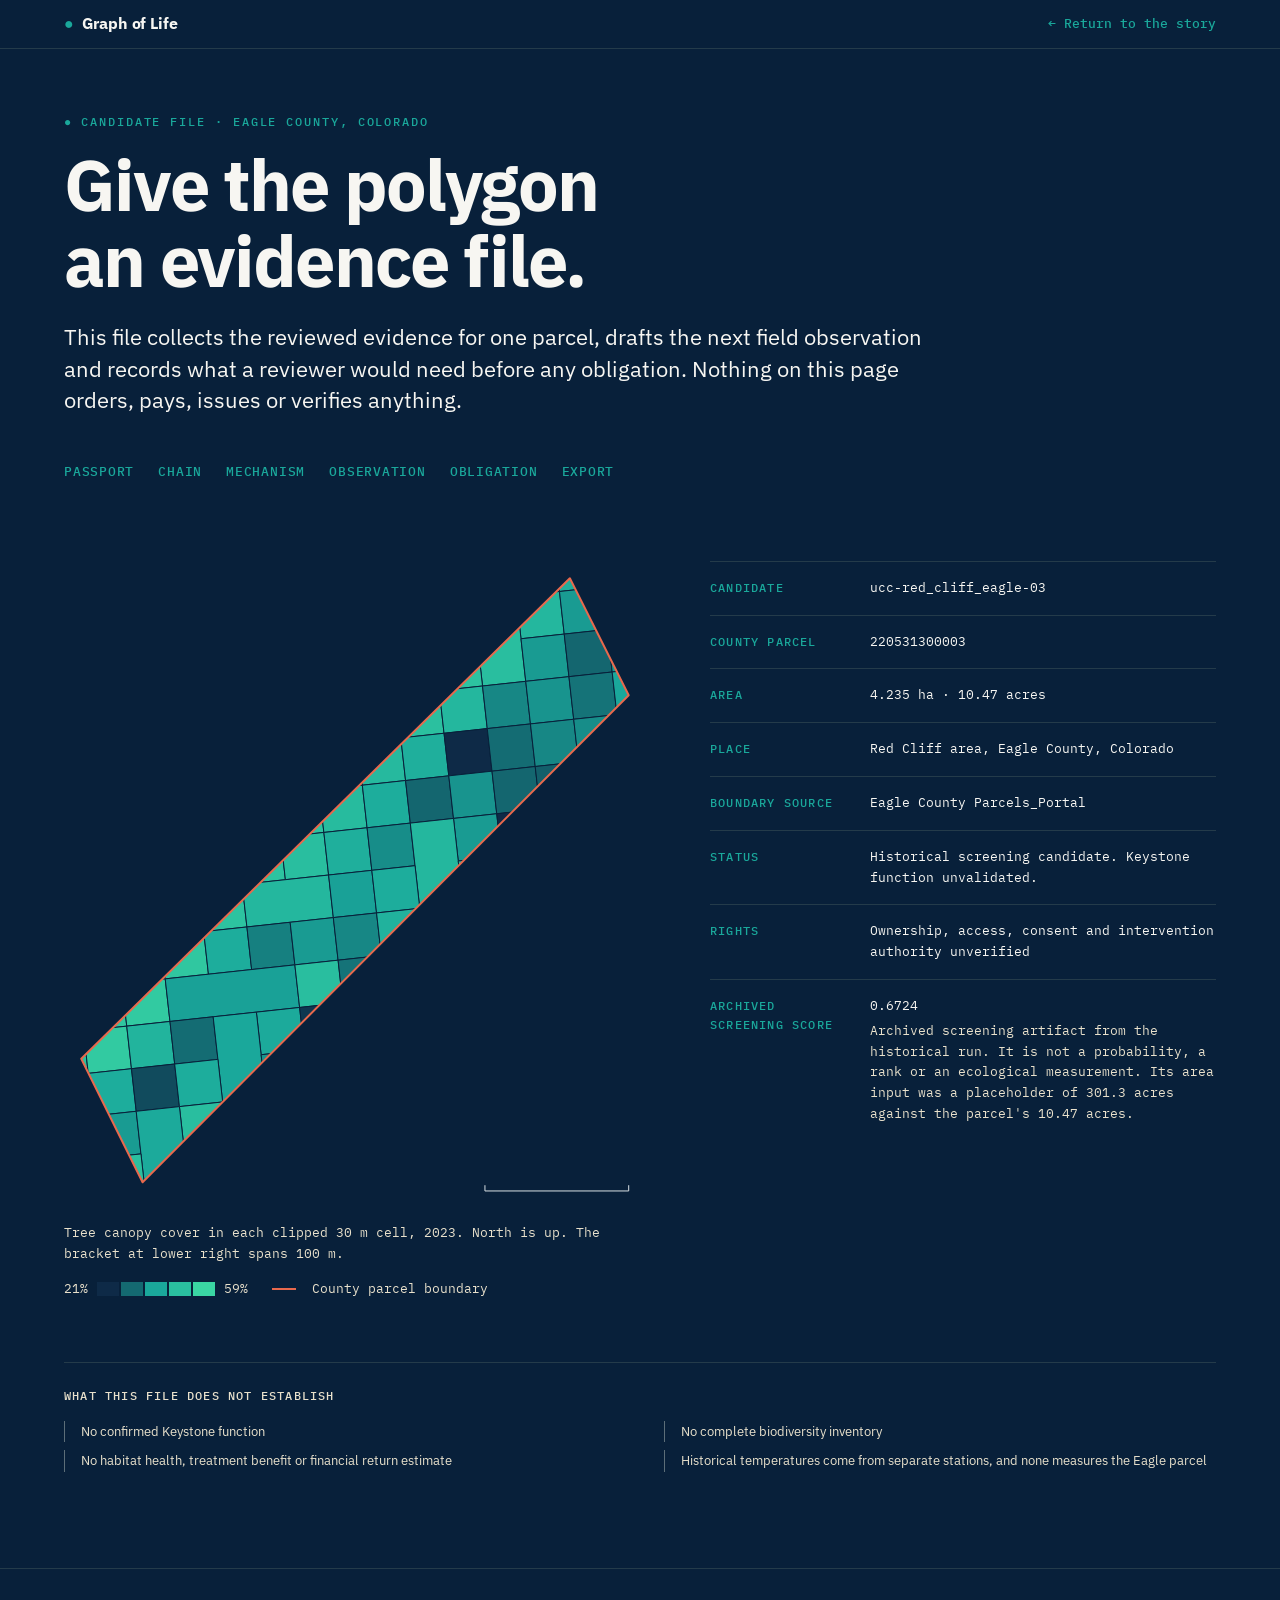
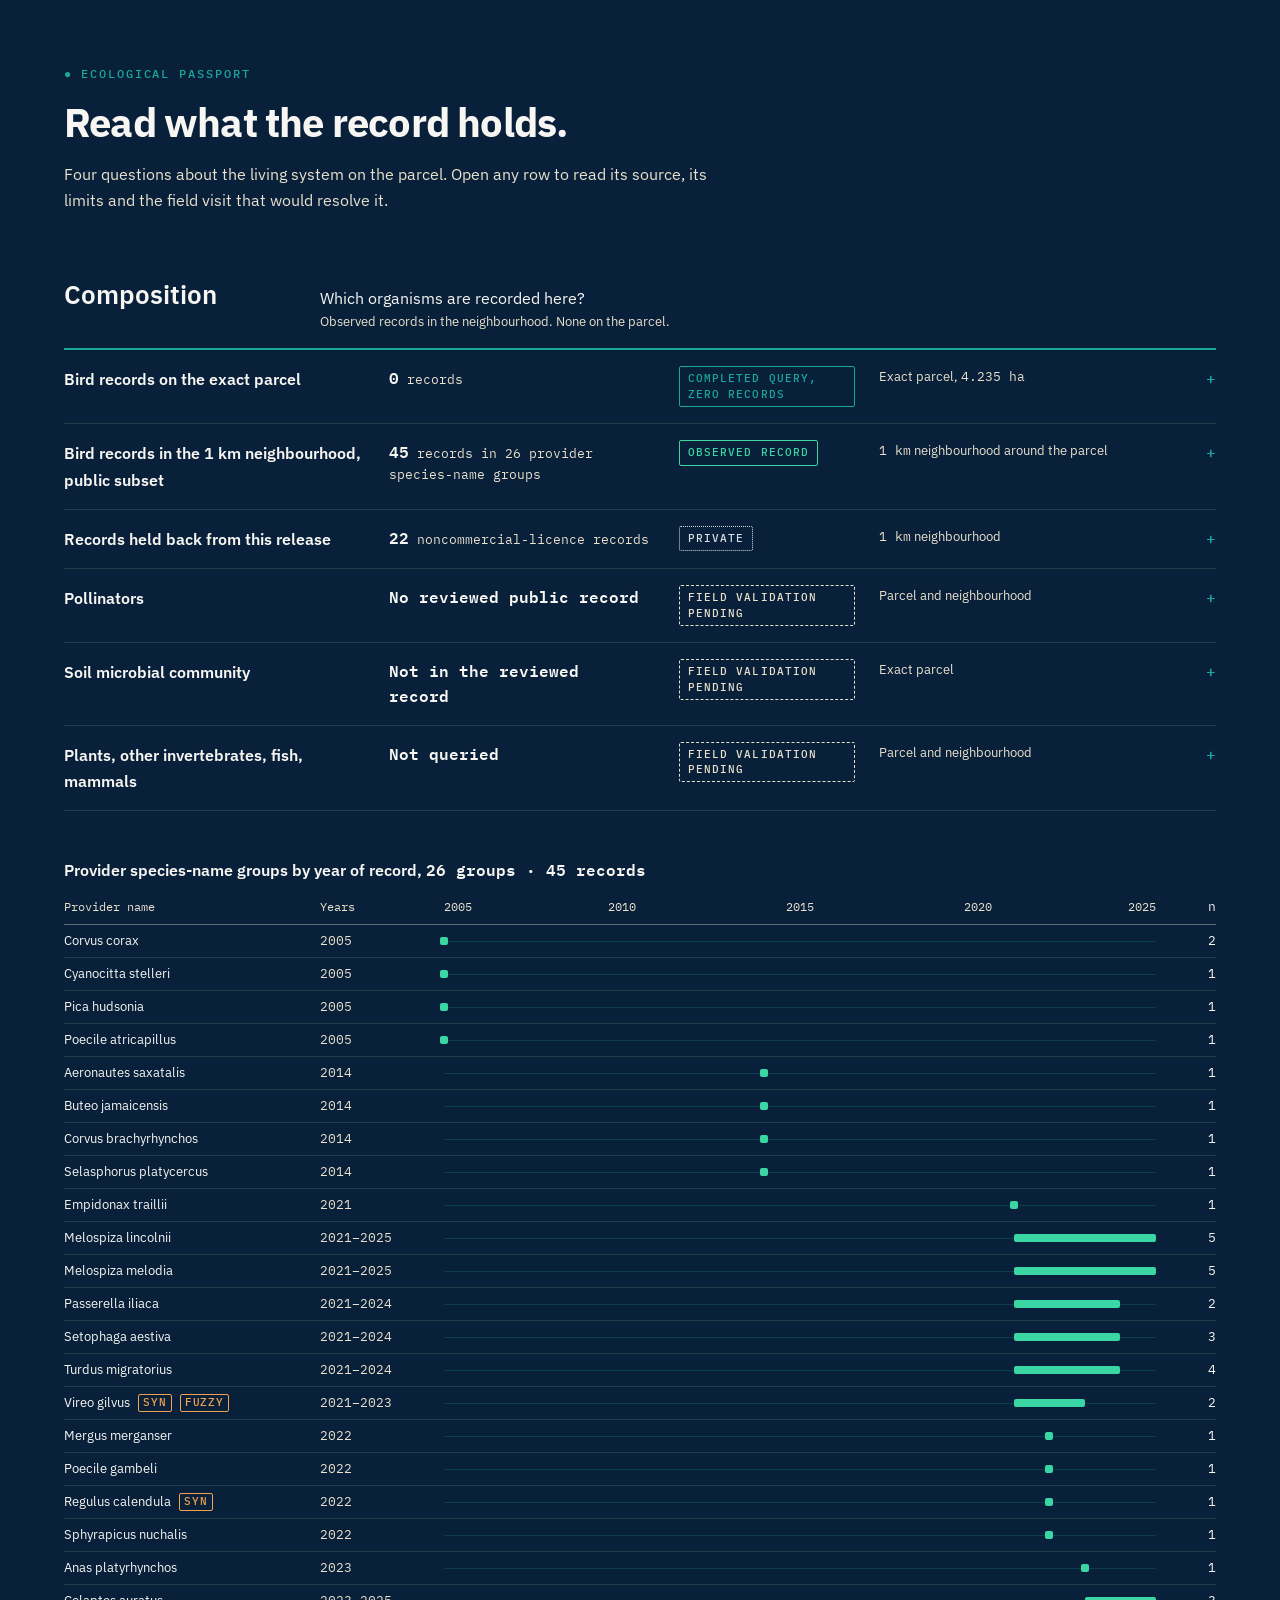
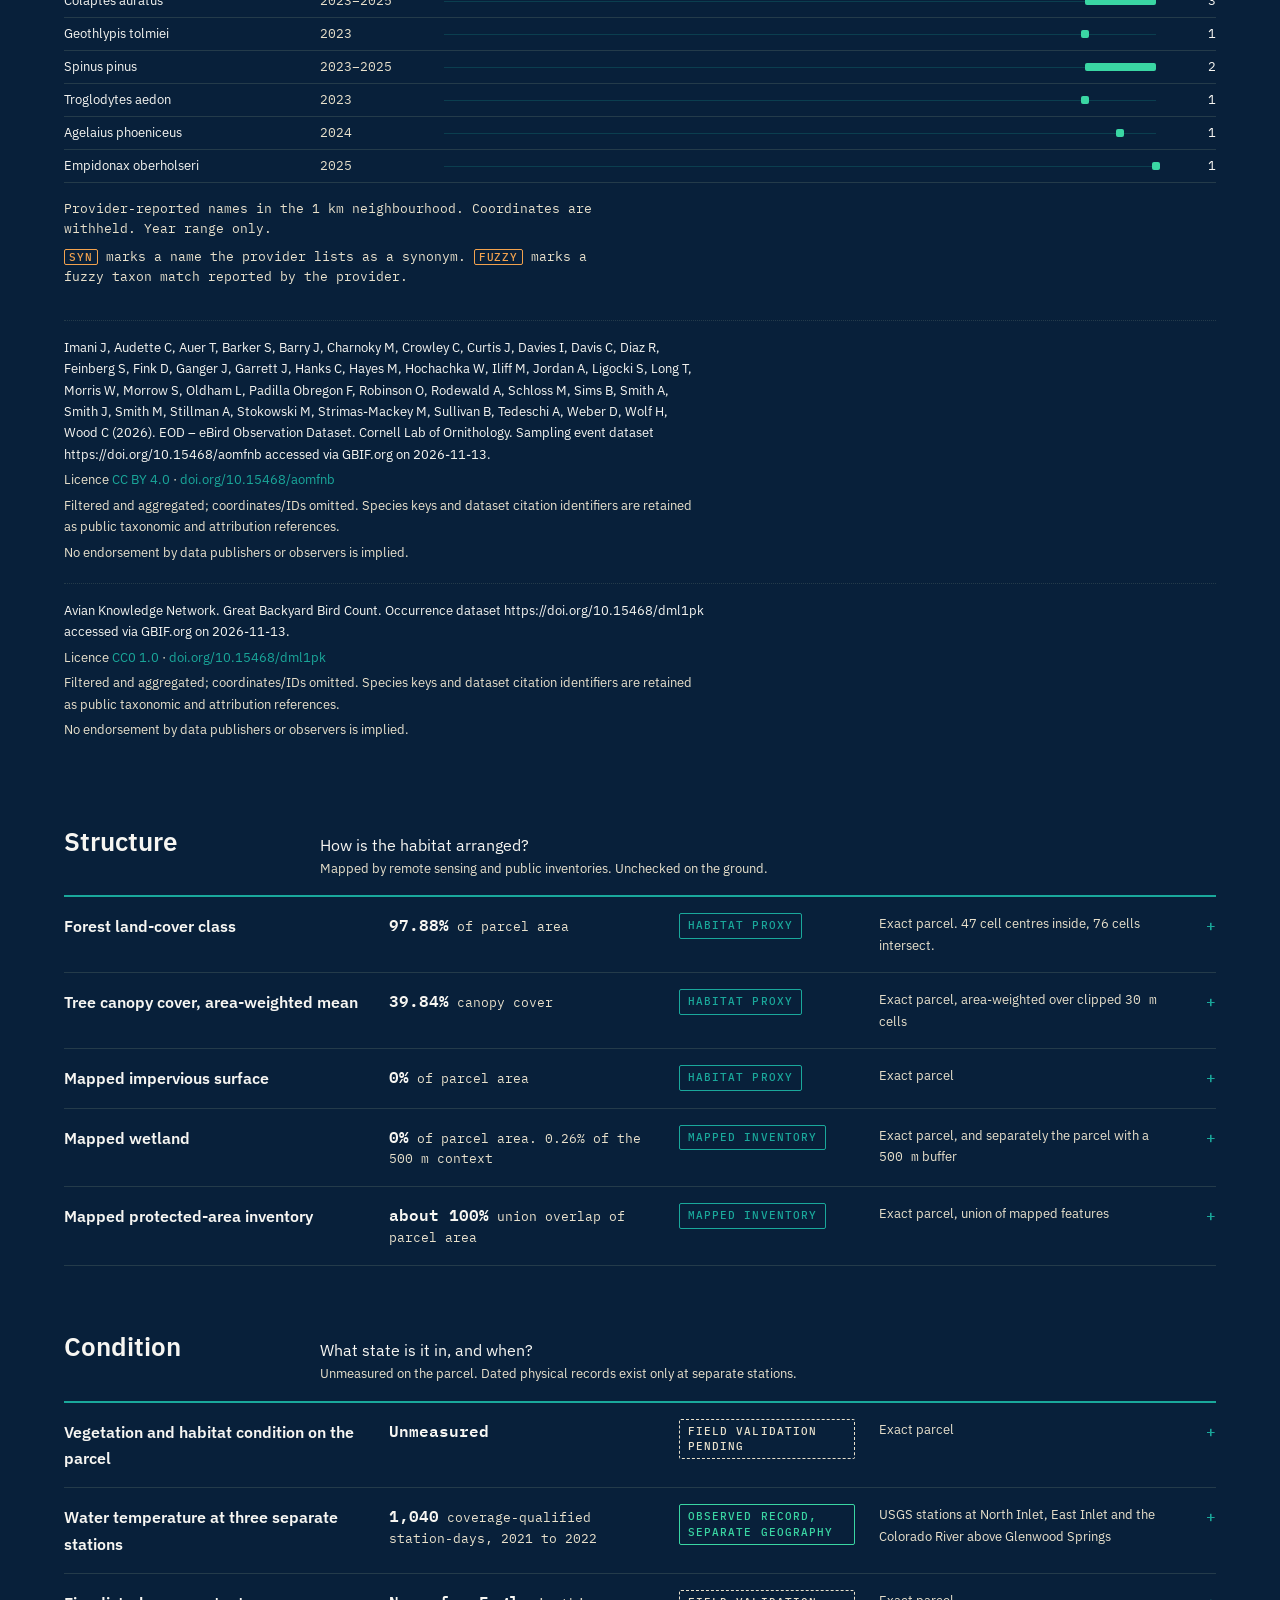
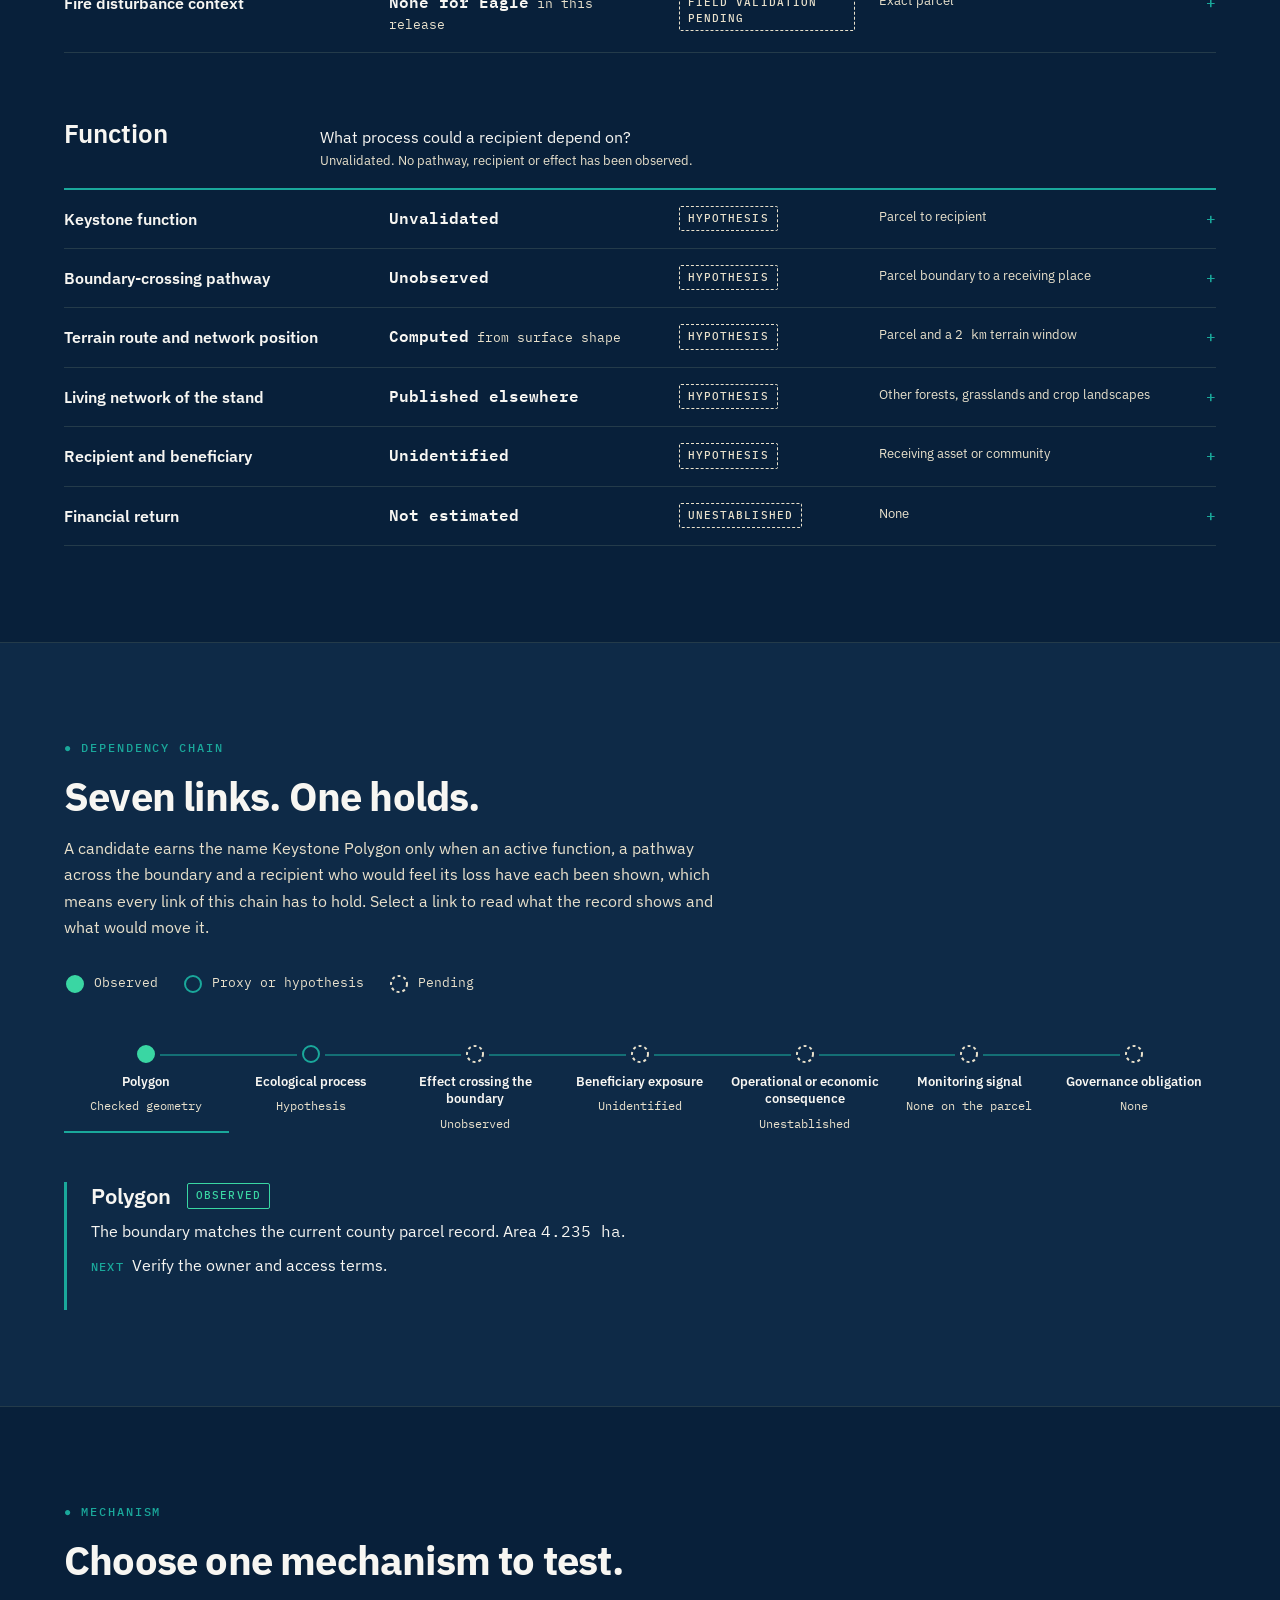
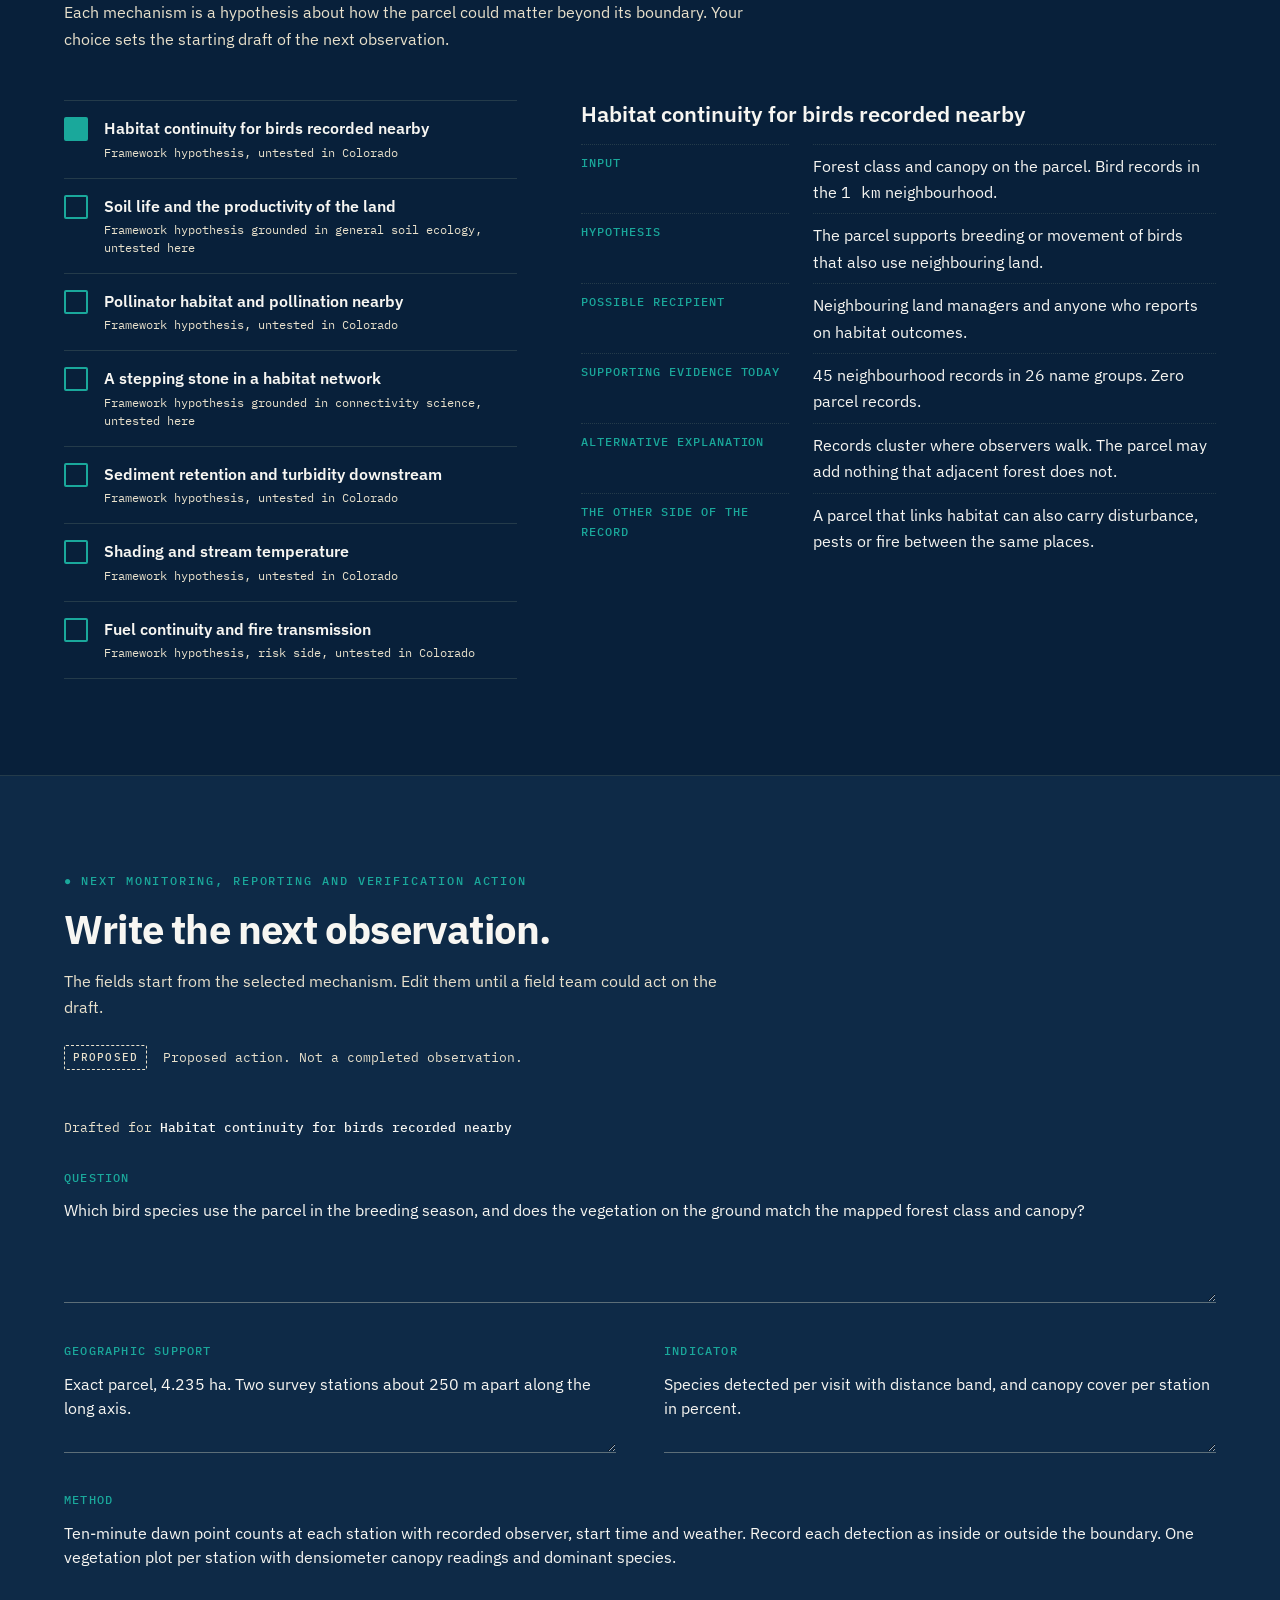
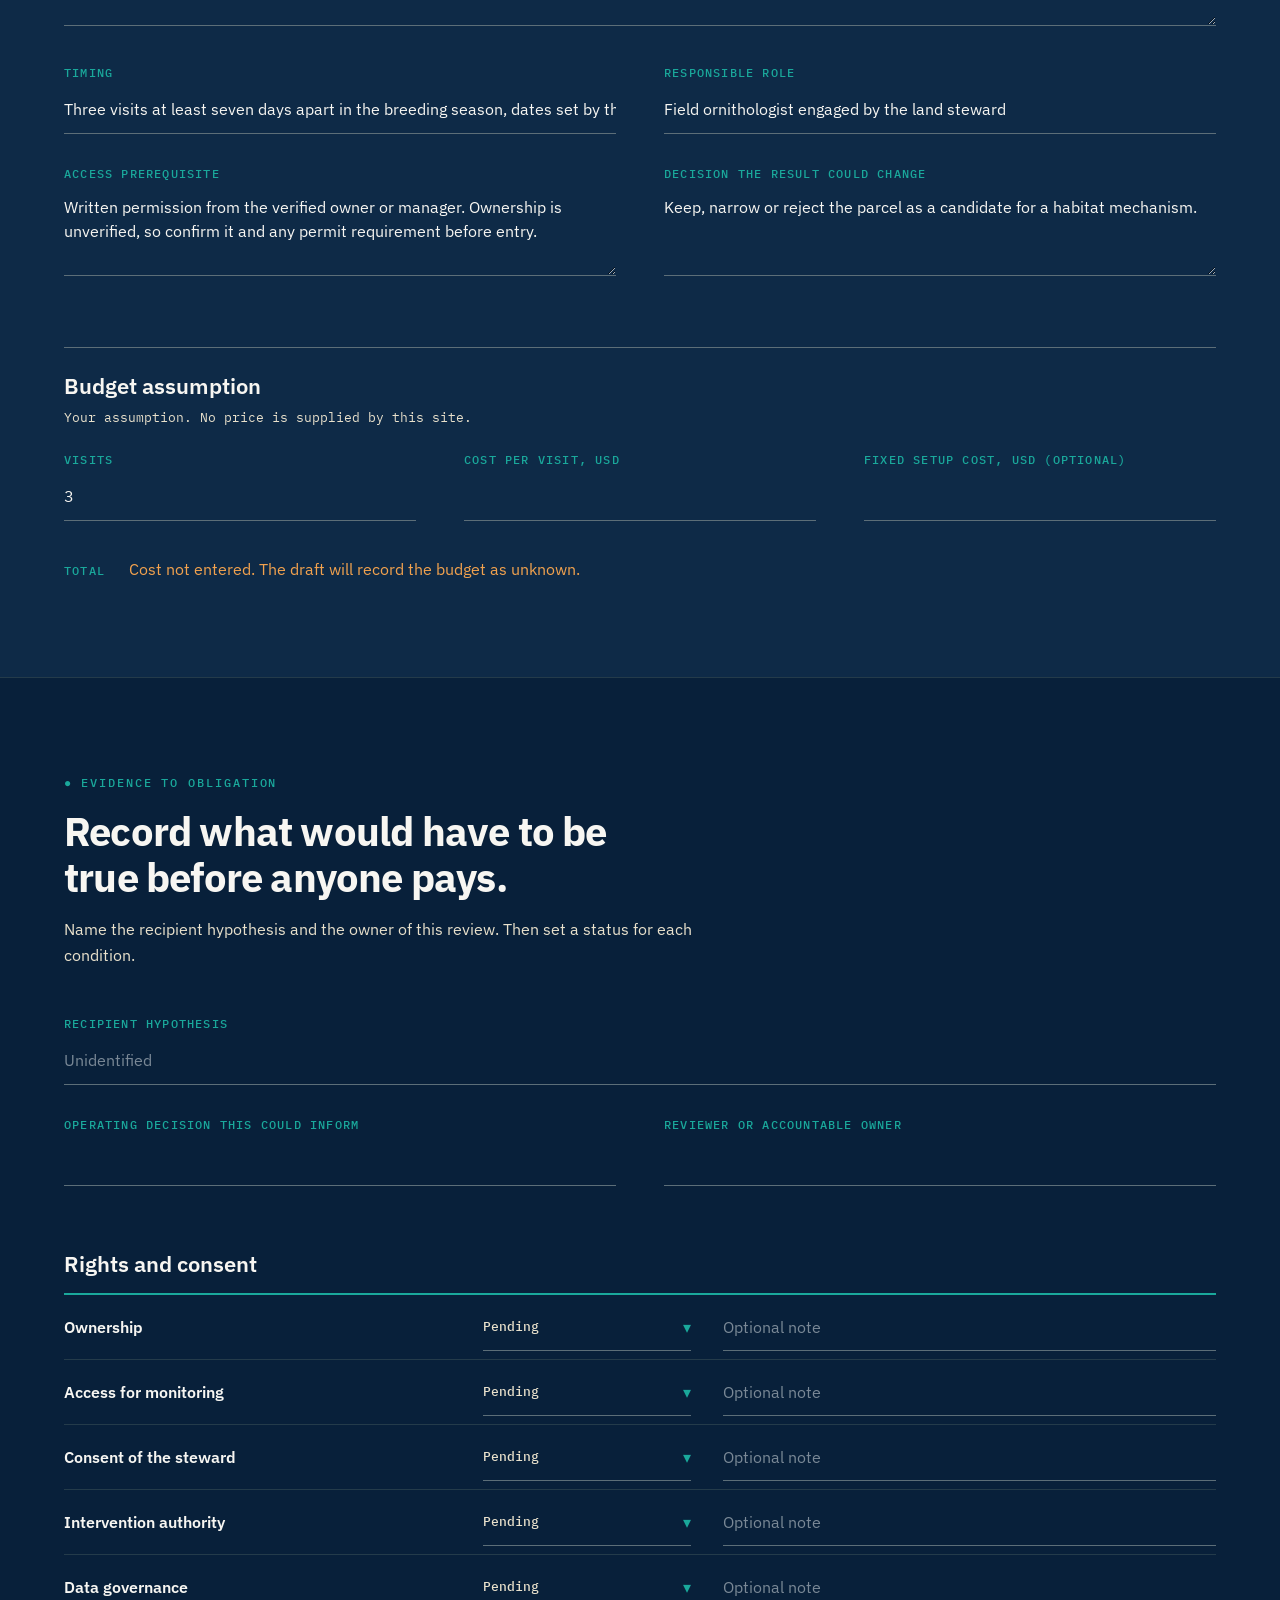
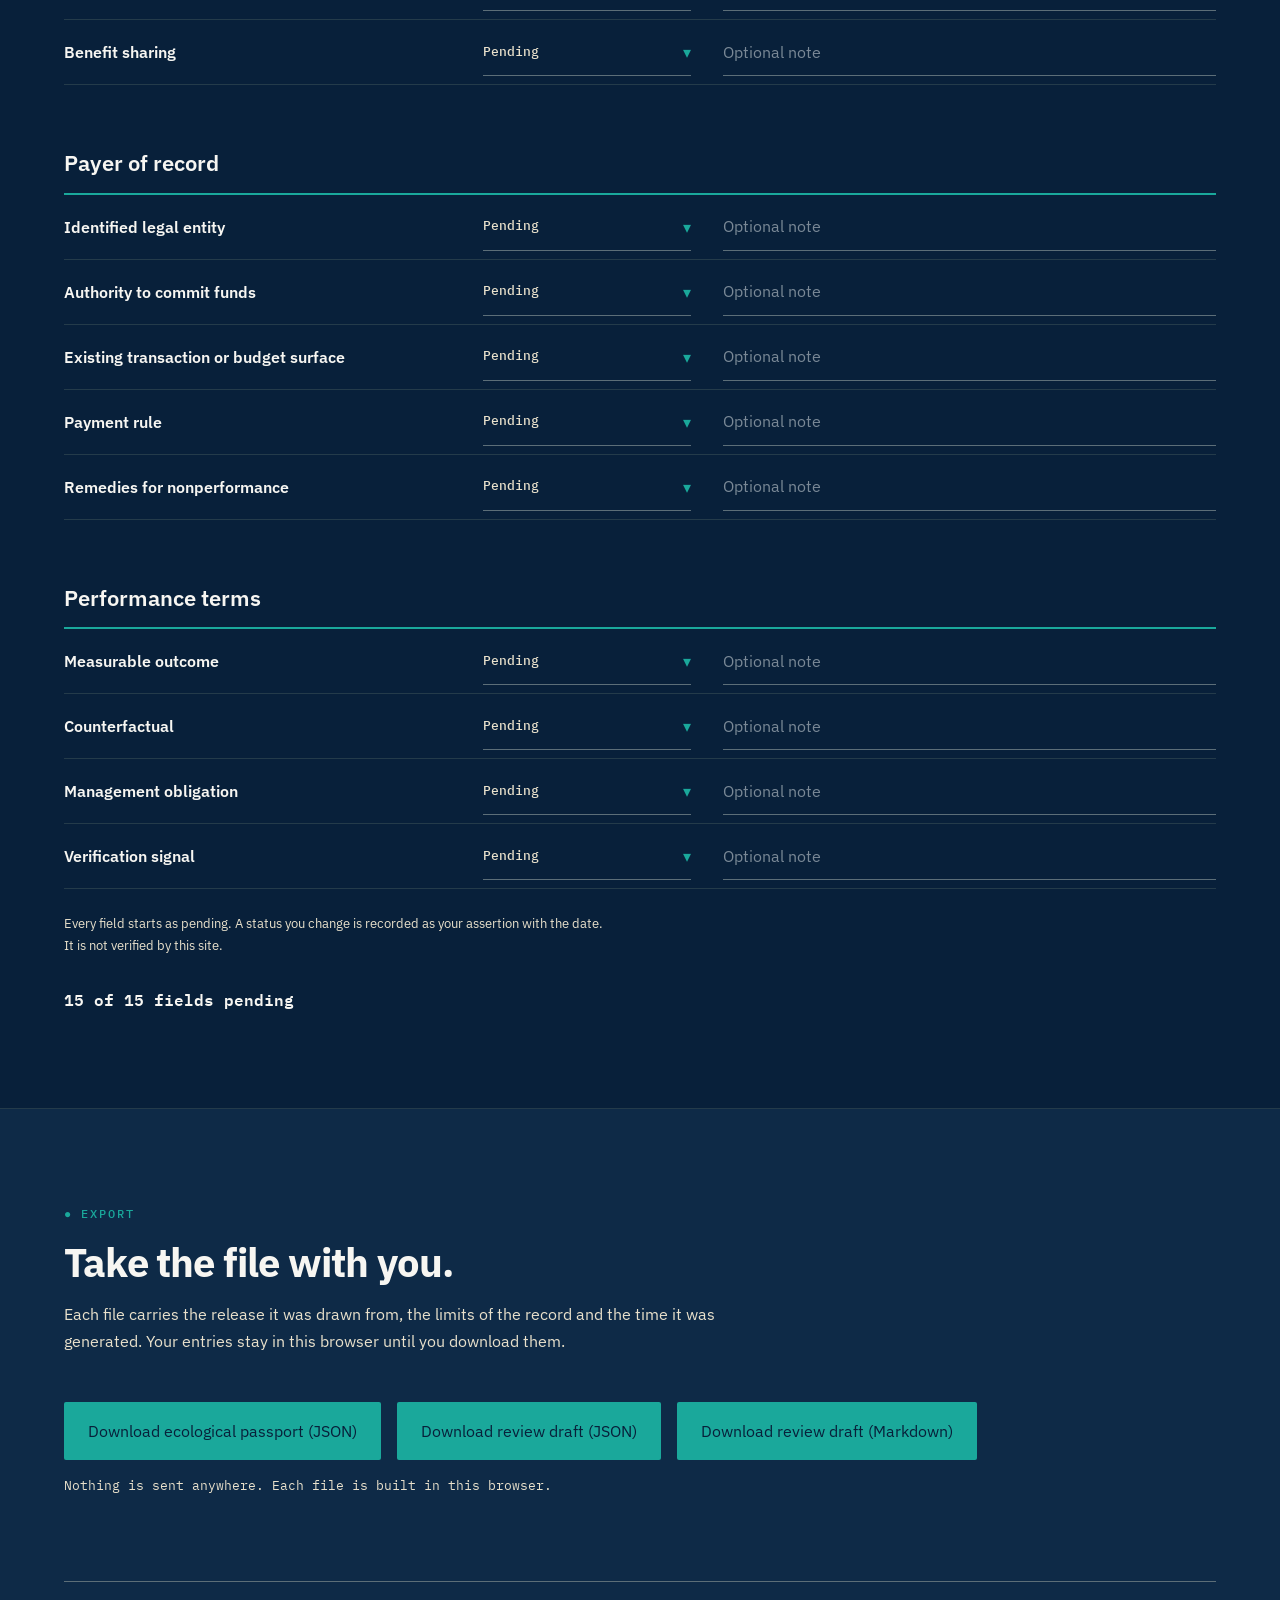
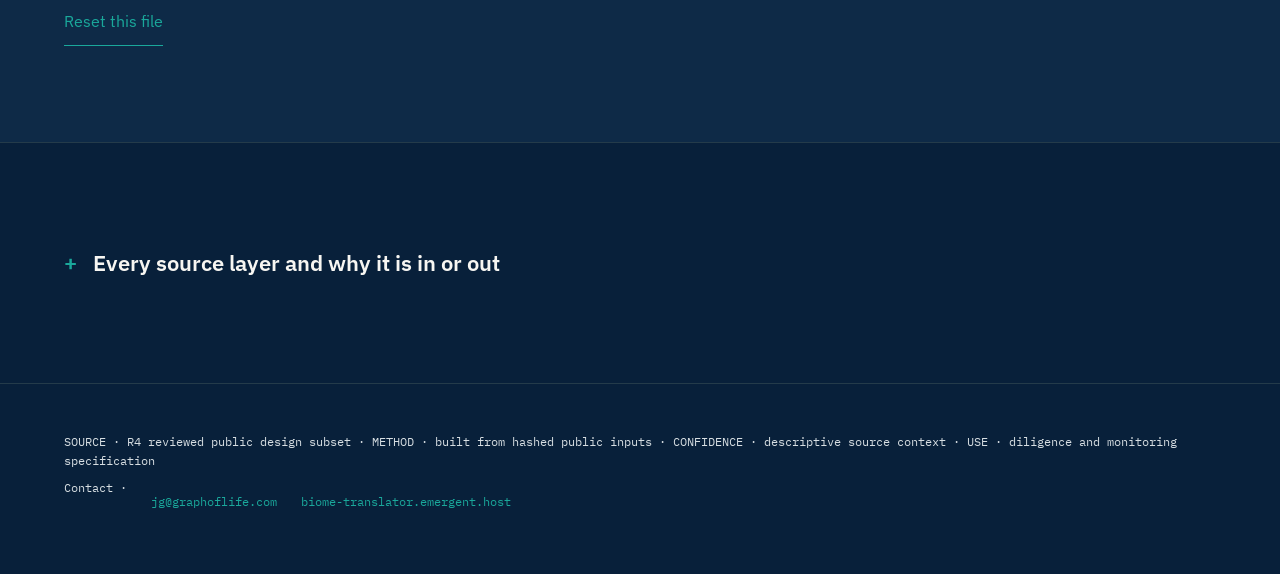
<file: passport.html>
<!doctype html>
<html lang="en">
<head>
<!-- Graph of Life brand v1.0.0 · tokens.json · generated Claude 2026-11-13 -->
<meta charset="utf-8">
<meta name="viewport" content="width=device-width,initial-scale=1">
<title>Candidate file · Keystone Polygon · Graph of Life</title>
<meta name="description" content="Inspect the reviewed evidence for one Eagle County parcel, draft the next field observation and export a review draft. Nothing on this page is validated, ordered or paid.">
<link rel="icon" href="assets/favicon.svg">
<link rel="stylesheet" href="brand/graph-of-life.css">
<link rel="stylesheet" href="brand/runtime.css">
<link rel="stylesheet" href="brand/experience.css">
<link rel="stylesheet" href="css/keystone-base.css">
<link rel="stylesheet" href="css/passport.css">
</head>
<body class="gol keystone">
<a class="skip" href="#main">Skip to the candidate file</a>

<header class="pf-top">
  <div class="pf-wrap pf-top-row">
    <a class="pf-wordmark" href="index.html">Graph of Life</a>
    <a class="pf-return" href="index.html?chapter=obligation">Return to the story</a>
  </div>
</header>

<main id="main">

<section class="pf-band pf-identity" id="identity" aria-labelledby="identity-title">
  <div class="pf-wrap">
    <p class="k-eyebrow">Candidate file · Eagle County, Colorado</p>
    <h1 class="k-display" id="identity-title">Give the polygon an evidence file.</h1>
    <p class="k-lede pf-lede">This file collects the reviewed evidence for one parcel, drafts the next field observation and records what a reviewer would need before any obligation. Nothing on this page orders, pays, issues or verifies anything.</p>
    <nav class="pf-jump" aria-label="Sections of this file">
      <ul class="k-tabs">
        <li><a class="k-tab" href="#passport">Passport</a></li>
        <li><a class="k-tab" href="#chain">Chain</a></li>
        <li><a class="k-tab" href="#mechanism">Mechanism</a></li>
        <li><a class="k-tab" href="#observation">Observation</a></li>
        <li><a class="k-tab" href="#obligation">Obligation</a></li>
        <li><a class="k-tab" href="#export">Export</a></li>
      </ul>
    </nav>
    <div class="pf-identity-grid">
      <figure class="pf-parcel" id="parcel-figure">
        <p class="k-note">Loading the parcel geometry.</p>
      </figure>
      <div class="pf-facts" id="candidate-facts">
        <p class="k-note">Loading the candidate record.</p>
      </div>
    </div>
    <div class="pf-limits" id="claim-limits"></div>
  </div>
</section>

<section class="pf-band" id="passport" aria-labelledby="passport-title">
  <div class="pf-wrap">
    <p class="k-eyebrow">Ecological passport</p>
    <h2 class="k-h1" id="passport-title">Read what the record holds.</h2>
    <p class="pf-lede">Four questions about the living system on the parcel. Open any row to read its source, its limits and the field visit that would resolve it.</p>
    <div id="passport-body"><p class="k-note">Loading the passport register.</p></div>
  </div>
</section>

<section class="pf-band pf-alt" id="chain" aria-labelledby="chain-title">
  <div class="pf-wrap">
    <p class="k-eyebrow">Dependency chain</p>
    <h2 class="k-h1" id="chain-title">Follow the chain from boundary to obligation.</h2>
    <p class="pf-lede">A candidate earns the name Keystone Polygon only when an active function, a pathway across the boundary and a recipient who would feel its loss have each been shown, which means every link of this chain has to hold. Select a link to read what the record shows and what would move it.</p>
    <div id="chain-body"><p class="k-note">Loading the chain.</p></div>
  </div>
</section>

<section class="pf-band" id="mechanism" aria-labelledby="mechanism-title">
  <div class="pf-wrap">
    <p class="k-eyebrow">Mechanism</p>
    <h2 class="k-h1" id="mechanism-title">Choose one mechanism to test.</h2>
    <p class="pf-lede">Each mechanism is a hypothesis about how the parcel could matter beyond its boundary. Your choice sets the starting draft of the next observation.</p>
    <div id="mechanism-body"><p class="k-note">Loading the mechanisms.</p></div>
  </div>
</section>

<section class="pf-band pf-alt" id="observation" aria-labelledby="observation-title">
  <div class="pf-wrap">
    <p class="k-eyebrow">Next monitoring, reporting and verification action</p>
    <h2 class="k-h1" id="observation-title">Write the next observation.</h2>
    <p class="pf-lede">The fields start from the selected mechanism. Edit them until a field team could act on the draft.</p>
    <p class="pf-status-line"><span class="k-state pending">Proposed</span> <span id="observation-status">Proposed action. Not a completed observation.</span></p>
    <div id="observation-body"><p class="k-note">Loading the observation draft.</p></div>
  </div>
</section>

<section class="pf-band" id="obligation" aria-labelledby="obligation-title">
  <div class="pf-wrap">
    <p class="k-eyebrow">Evidence to obligation</p>
    <h2 class="k-h1" id="obligation-title">Record what would have to be true before anyone pays.</h2>
    <p class="pf-lede">Name the recipient hypothesis and the owner of this review. Then set a status for each condition.</p>
    <div id="obligation-body"><p class="k-note">Loading the review fields.</p></div>
  </div>
</section>

<section class="pf-band pf-alt" id="export" aria-labelledby="export-title">
  <div class="pf-wrap">
    <p class="k-eyebrow">Export</p>
    <h2 class="k-h1" id="export-title">Take the file with you.</h2>
    <p class="pf-lede">Each file carries the release it was drawn from, the limits of the record and the time it was generated. Your entries stay in this browser until you download them.</p>
    <div class="pf-export-actions">
      <button type="button" class="k-btn-solid" id="export-passport" disabled>Download ecological passport (JSON)</button>
      <button type="button" class="k-btn-solid" id="export-draft-json" disabled>Download review draft (JSON)</button>
      <button type="button" class="k-btn-solid" id="export-draft-md" disabled>Download review draft (Markdown)</button>
    </div>
    <p class="k-note" id="export-explain">Exports become available when the source data has loaded.</p>
    <p class="pf-live" id="export-status" role="status" aria-live="polite"></p>
    <div class="pf-reset">
      <button type="button" class="k-btn" id="reset-file">Reset this file</button>
      <div id="reset-confirm"></div>
    </div>
  </div>
</section>

<section class="pf-band" id="layers" aria-labelledby="layers-title">
  <div class="pf-wrap">
    <h2 class="vh" id="layers-title">Layer inventory</h2>
    <details class="pf-layers">
      <summary>Every source layer and why it is in or out</summary>
      <div id="layers-body"><p class="k-note">Loading the layer inventory.</p></div>
    </details>
  </div>
</section>

</main>

<footer class="pf-foot">
  <div class="pf-wrap">
    <p class="k-prov">SOURCE · R4 reviewed public design subset · METHOD · built from hashed public inputs · CONFIDENCE · descriptive source context · USE · diligence and monitoring specification</p>
    <p class="k-prov pf-foot-links">Contact · <a href="mailto:jg@graphoflife.com">jg@graphoflife.com</a> <a href="https://biome-translator.emergent.host/">biome-translator.emergent.host</a></p>
  </div>
</footer>

<noscript>
  <div class="pf-wrap pf-noscript">
    <p>This workbench needs JavaScript to render the record and build the exports. <a href="index.html">Return to the story</a>.</p>
  </div>
</noscript>

<script src="js/passport.js"></script>
</body>
</html>
</file>
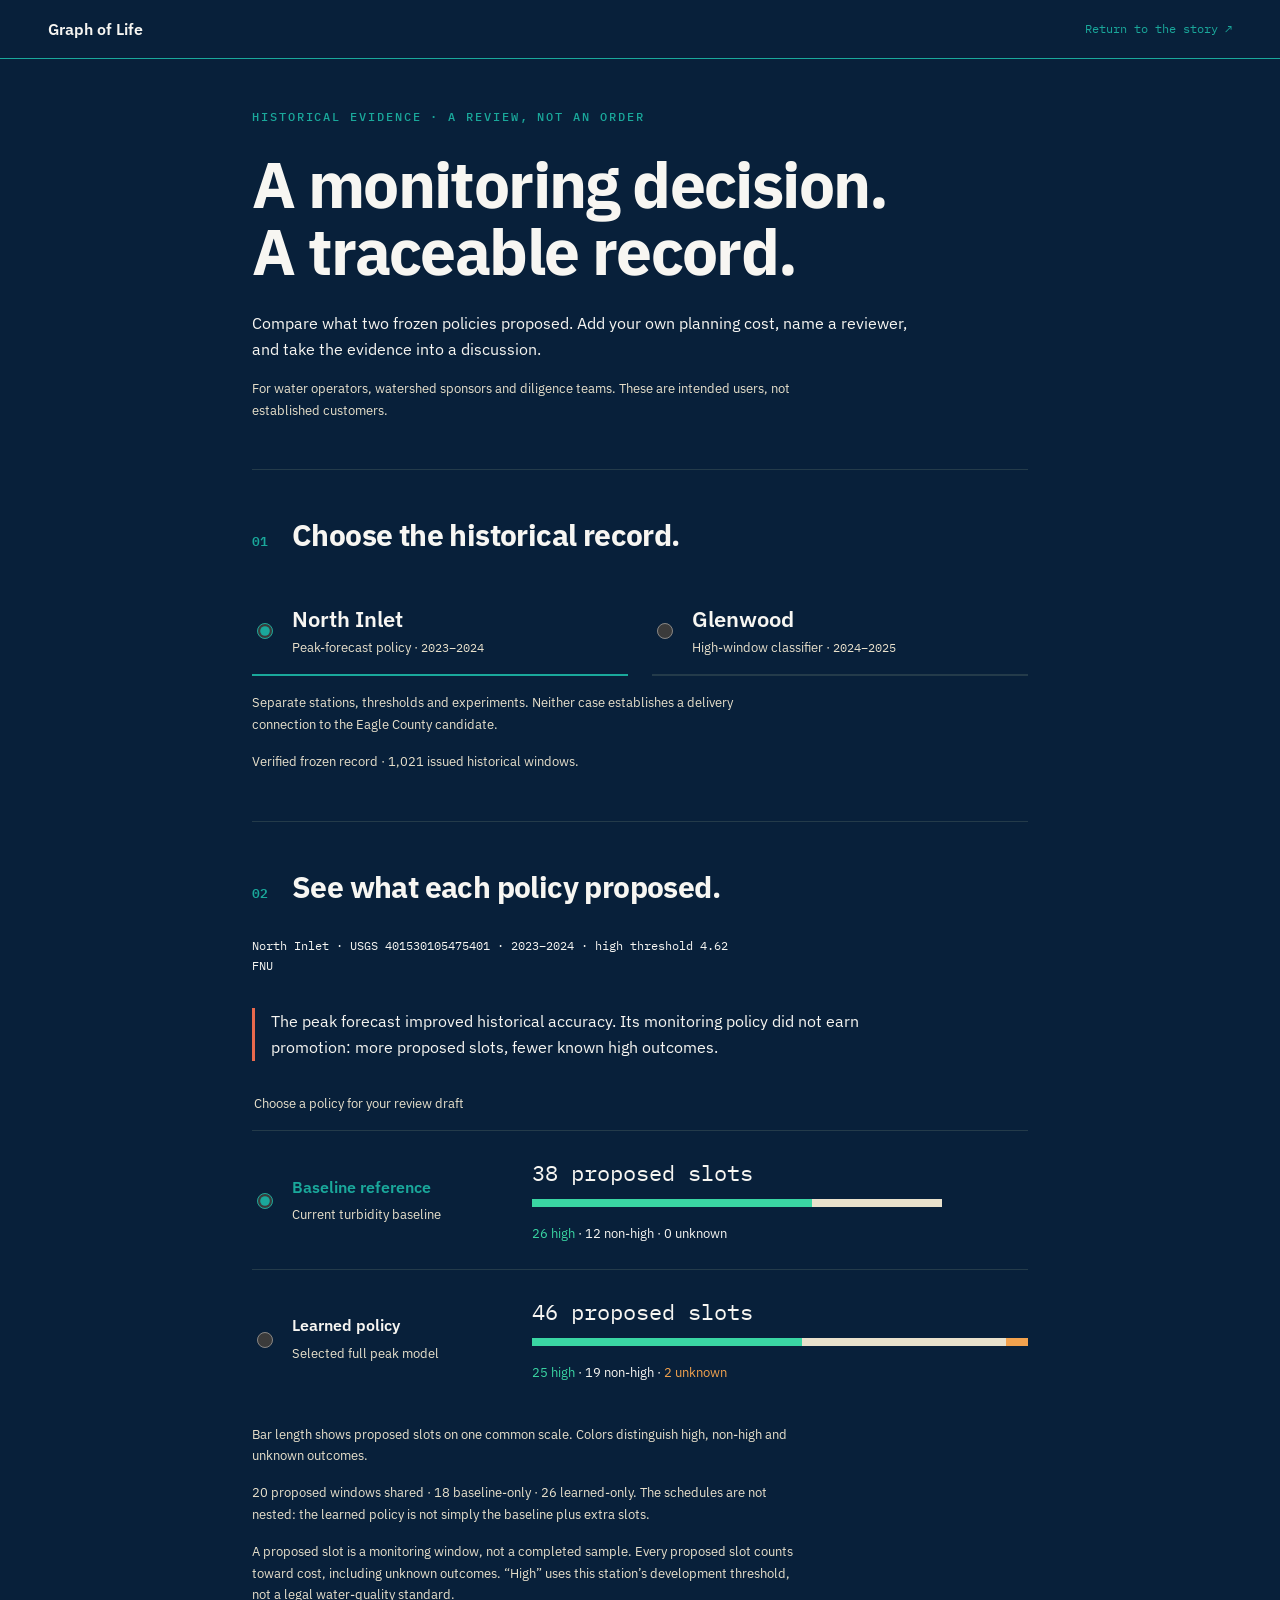
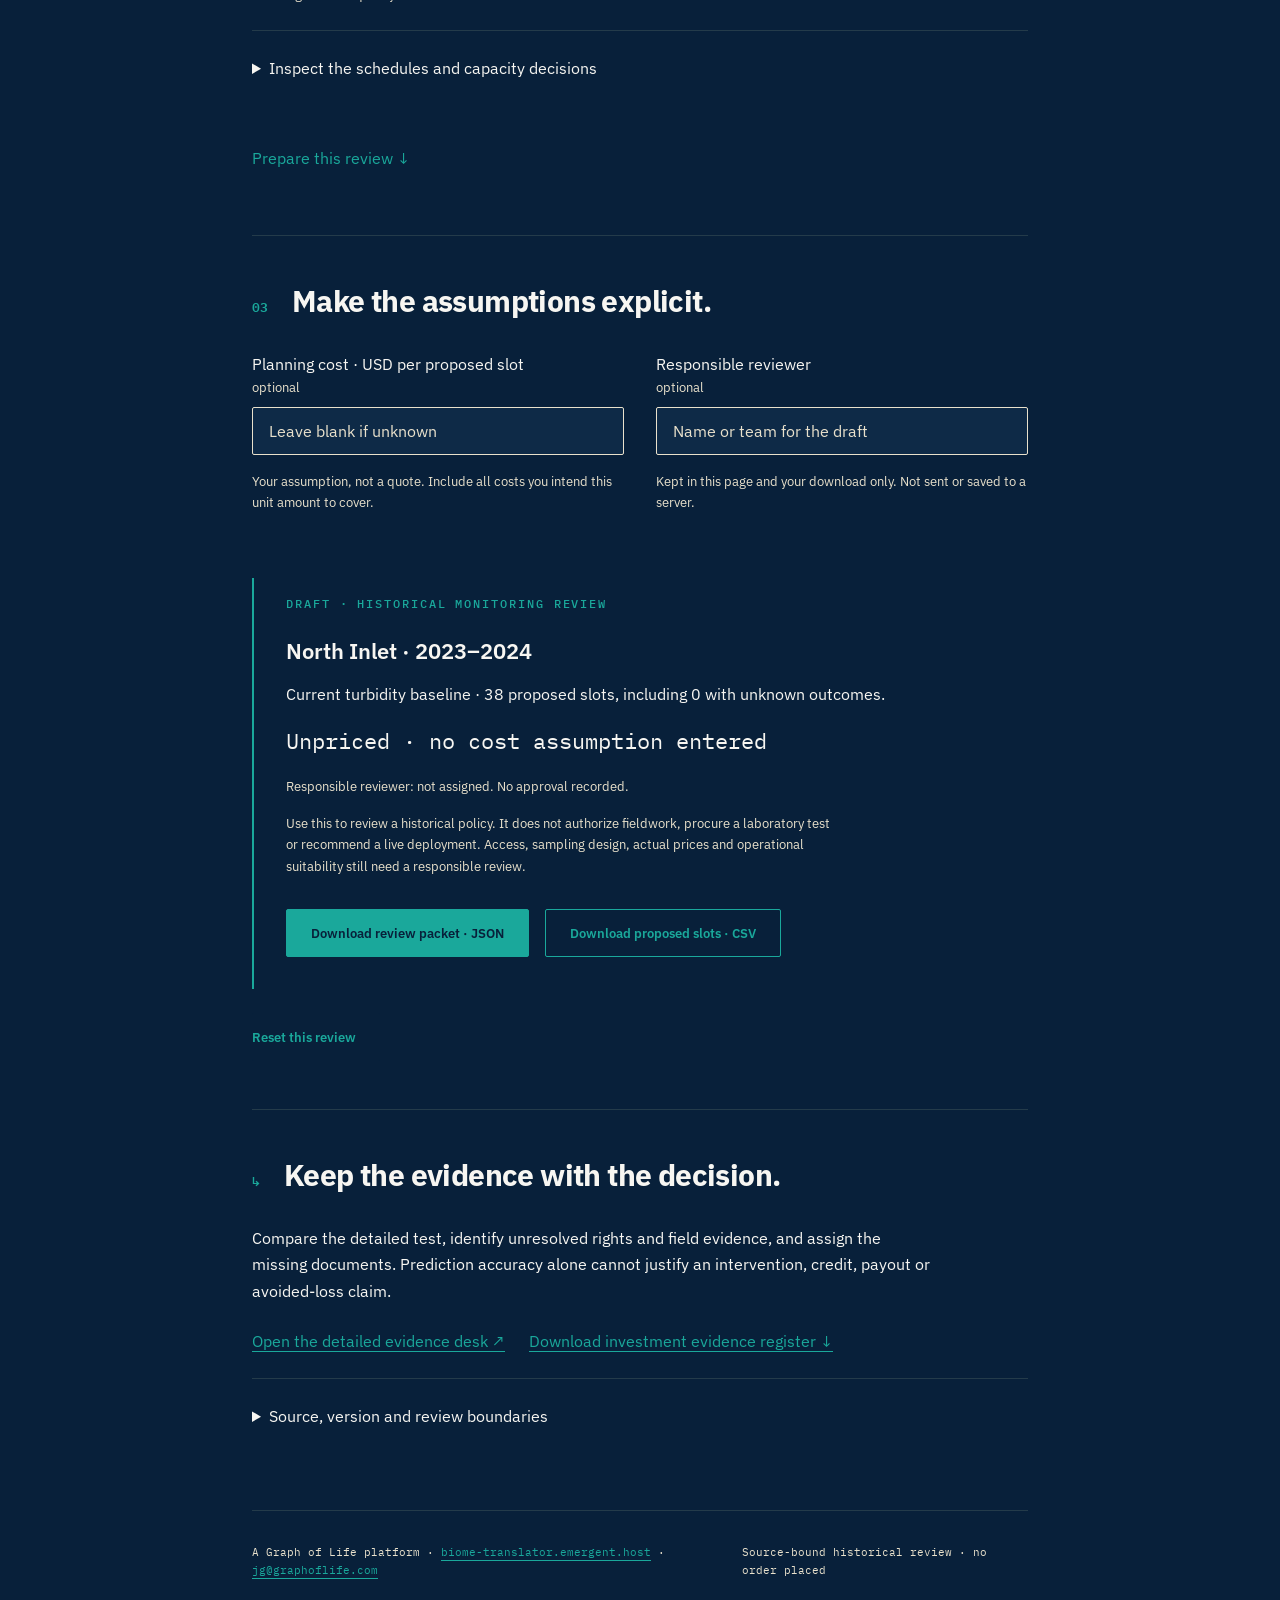
<file: review.html>
<!doctype html>
<!-- Graph of Life brand v1.0.0 · tokens.json · generated Codex 2026-11-13.
     Interactive page arc: record → comparison → review → provenance. A KPI wall
     is deliberately omitted for the user's task-led experience requirement. -->
<html lang="en"><head>
<meta charset="utf-8"><meta name="viewport" content="width=device-width,initial-scale=1">
<title>Historical monitoring review · Graph of Life</title>
<meta name="description" content="Compare frozen historical monitoring policies, enter an optional planning cost, and export a traceable review draft. No live forecast or order.">
<link rel="icon" href="assets/favicon.svg"><link rel="stylesheet" href="brand/graph-of-life.css"><link rel="stylesheet" href="brand/runtime.css"><link rel="stylesheet" href="css/review.css">
<script defer src="js/review.js"></script>
</head><body class="gol review">
<a class="skip" href="#main">Skip to the review</a>
<header class="review-head"><a class="wordmark" href="index.html">Graph of Life</a><a href="index.html?chapter=windows">Return to the story <span aria-hidden="true">↗</span></a></header>
<main id="main">
<section class="review-intro" aria-labelledby="review-title">
<p class="eyebrow">Historical evidence · a review, not an order</p>
<h1 id="review-title">A monitoring decision.<br>A traceable record.</h1>
<p class="intro-copy">Compare what two frozen policies proposed. Add your own planning cost, name a reviewer, and take the evidence into a discussion.</p>
<p class="quiet">For water operators, watershed sponsors and diligence teams. These are intended users, not established customers.</p>
</section>
<section class="record-step" aria-labelledby="case-title">
<div class="step-heading"><span class="step-number" aria-hidden="true">01</span><h2 id="case-title">Choose the historical record.</h2></div>
<fieldset class="case-choices"><legend class="sr-only">Separate monitoring case</legend><label><input type="radio" name="case" value="north" checked><span><b>North Inlet</b><small>Peak-forecast policy · <span class="proof">2023–2024</span></small></span></label><label><input type="radio" name="case" value="glenwood"><span><b>Glenwood</b><small>High-window classifier · <span class="proof">2024–2025</span></small></span></label></fieldset>
<p class="quiet">Separate stations, thresholds and experiments. Neither case establishes a delivery connection to the Eagle County candidate.</p>
<div id="load-status" class="load-status" role="status" aria-live="polite">Loading and verifying the frozen record…</div><button id="retry" type="button" hidden>Retry this record</button>
</section>
<div id="loaded-review" hidden>
<section class="record-step" aria-labelledby="compare-title">
<div class="step-heading"><span class="step-number" aria-hidden="true">02</span><h2 id="compare-title">See what each policy proposed.</h2></div>
<p id="case-context" class="proof"></p>
<p class="decision-boundary" id="promotion-boundary"></p>
<fieldset id="policy-choices"><legend>Choose a policy for your review draft</legend><div id="policy-rows"></div></fieldset>
<p class="quiet">Bar length shows proposed slots on one common scale. Colors distinguish high, non-high and unknown outcomes.</p>
<p id="set-comparison" class="quiet"></p>
<p class="quiet">A proposed slot is a monitoring window, not a completed sample. Every proposed slot counts toward cost, including unknown outcomes. “High” uses this station’s development threshold, not a legal water-quality standard.</p>
<details id="schedule-details"><summary>Inspect the schedules and capacity decisions</summary><p id="policy-rule"></p><div class="schedule-tools"><label for="schedule-filter">Show</label><select id="schedule-filter"><option value="accepted">Proposed slots</option><option value="suppressed">Candidates suppressed by daily capacity</option><option value="unknown">Proposed slots with unknown outcomes</option><option value="differences">Proposed by only one policy</option></select></div><div id="schedule-table" class="table-scroll"></div><div class="page-controls"><button id="previous-rows" type="button">Previous rows</button><span id="row-status" class="proof" aria-live="polite"></span><button id="next-rows" type="button">Next rows</button></div><p class="quiet">All timestamps are UTC. The target is the following six-hour window. Historical availability assumes a 30-minute release delay; live issuance is unverified. Sampling at issue time is not proven to capture a later peak.</p></details>
<a class="continue-link" href="#prepare">Prepare this review <span aria-hidden="true">↓</span></a>
</section>
<section class="record-step" id="prepare" aria-labelledby="prepare-title">
<div class="step-heading"><span class="step-number" aria-hidden="true">03</span><h2 id="prepare-title">Make the assumptions explicit.</h2></div>
<div class="review-inputs"><div><label for="unit-cost">Planning cost · USD per proposed slot <span class="optional">optional</span></label><input id="unit-cost" type="text" inputmode="decimal" autocomplete="off" placeholder="Leave blank if unknown" aria-describedby="cost-note cost-error"><p id="cost-note" class="quiet">Your assumption, not a quote. Include all costs you intend this unit amount to cover.</p><p id="cost-error" class="input-error" role="alert"></p></div><div><label for="reviewer">Responsible reviewer <span class="optional">optional</span></label><input id="reviewer" type="text" maxlength="160" autocomplete="off" placeholder="Name or team for the draft"><p class="quiet">Kept in this page and your download only. Not sent or saved to a server.</p></div></div>
<div class="draft-preview" aria-labelledby="draft-title"><div class="draft-label">DRAFT · HISTORICAL MONITORING REVIEW</div><h3 id="draft-title"></h3><p id="draft-policy"></p><p id="cost-preview" class="cost-preview" aria-live="polite"></p><p id="reviewer-preview" class="quiet"></p><p class="quiet">Use this to review a historical policy. It does not authorize fieldwork, procure a laboratory test or recommend a live deployment. Access, sampling design, actual prices and operational suitability still need a responsible review.</p><div class="export-actions"><button id="download-json" type="button" class="primary">Download review packet · JSON</button><button id="download-csv" type="button">Download proposed slots · CSV</button></div><p id="export-status" role="status" class="quiet"></p></div>
<button id="reset-review" type="button" class="reset-link">Reset this review</button>
</section>
<section class="record-step supporting" id="investment" tabindex="-1" aria-labelledby="evidence-title"><div class="step-heading"><span class="step-number" aria-hidden="true">↳</span><h2 id="evidence-title">Keep the evidence with the decision.</h2></div><p>Compare the detailed test, identify unresolved rights and field evidence, and assign the missing documents. Prediction accuracy alone cannot justify an intervention, credit, payout or avoided-loss claim.</p><div class="support-links"><a id="deep-evidence" href="evidence.html?scene=decision&amp;desk=monitoring">Open the detailed evidence desk ↗</a><a href="data/investment-evidence-register.csv" download>Download investment evidence register ↓</a></div><details><summary>Source, version and review boundaries</summary><div id="source-record"></div><p class="quiet">Turbidity is not sediment mass. The Eagle parcel is a separate historical screening candidate. Neither learned monitoring policy earned promotion; East transfer also failed. No causal treatment effect, verified benefit recipient, financing eligibility or live service is established.</p></details></section>
</div>
<noscript><p class="decision-boundary">Interactive verification and exports require JavaScript. The original <a href="evidence.html?scene=decision&amp;desk=monitoring">evidence desk</a> retains both case summaries and <a href="data/investment-evidence-register.csv">the investment evidence register</a>.</p></noscript>
<footer><span>A Graph of Life platform · <a href="https://biome-translator.emergent.host/">biome-translator.emergent.host</a> · <a href="mailto:jg@graphoflife.com">jg@graphoflife.com</a></span><span>Source-bound historical review · no order placed</span></footer>
</main></body></html>
</file>
<file: brand/graph-of-life.css>
/* Graph of Life — brand layer v1.0
   Generated from brand/tokens.json. Do not hand-edit values.
   Import this before any component CSS. Never write a raw hex downstream. */

@import url('https://fonts.googleapis.com/css2?family=IBM+Plex+Mono:wght@400;500;600&family=IBM+Plex+Sans:wght@400;500;600;700&display=swap');

:root {
  /* ink */
  --gol-navy:  #0E2A47;
  --gol-abyss: #08203A;
  --gol-slate: #243B4A;
  --gol-muted: #5C6E78;

  /* accents — bright for dark grounds, deep for text on light */
  --gol-teal:  #1AA89B;  --gol-teal-deep:  #0E7A70;
  --gol-green: #3AD6A3;  --gol-green-deep: #0F8059;
  --gol-coral: #E8694D;  --gol-coral-deep: #C2442A;
  --gol-amber: #F2A24E;  --gol-amber-deep: #A86410;

  /* grounds */
  --gol-sand:  #E9E1CC;
  --gol-paper: #F7F6F2;
  --gol-bone:  #FBFAF6;
  --gol-mist:  #EAF1F1;
  --gol-hairline: #D7DEE2;

  /* semantic aliases — prefer these in components */
  --gol-connection: var(--gol-teal);
  --gol-signal:     var(--gol-green);
  --gol-risk:       var(--gol-coral);
  --gol-caution:    var(--gol-amber);

  /* type */
  --gol-sans: 'IBM Plex Sans', Aptos, Calibri, Arial, sans-serif;
  --gol-mono: 'IBM Plex Mono', Consolas, 'Cascadia Mono', monospace;

  /* geometry */
  --gol-s1: 4px;  --gol-s2: 8px;  --gol-s3: 16px; --gol-s4: 24px;
  --gol-s5: 32px; --gol-s6: 48px; --gol-s7: 64px; --gol-s8: 96px;
  --gol-radius: 2px;
  --gol-measure: 68ch;
}

/* ---------- base ---------- */
body.gol {
  background: var(--gol-paper);
  color: var(--gol-slate);
  font-family: var(--gol-sans);
  font-size: 16px;
  line-height: 1.65;
  -webkit-font-smoothing: antialiased;
}
body.gol.gol-dark { background: var(--gol-navy); color: var(--gol-paper); }
.gol p, .gol li { max-width: var(--gol-measure); }

.gol-display { font: 700 clamp(44px, 6vw, 72px)/1.05 var(--gol-sans); letter-spacing: -0.025em; }
.gol-h1 { font: 700 clamp(30px, 3.4vw, 40px)/1.15 var(--gol-sans); letter-spacing: -0.02em; color: var(--gol-navy); }
.gol-h2 {
  font: 600 24px/1.25 var(--gol-sans); letter-spacing: -0.01em; color: var(--gol-navy);
  border-top: 1px solid var(--gol-hairline); padding-top: var(--gol-s3); margin-top: var(--gol-s6);
}
.gol-dark .gol-h1, .gol-dark .gol-h2 { color: var(--gol-paper); border-color: rgba(26,168,155,0.35); }

/* ---------- the proof voice ---------- */
.gol-num, .gol-unit, .gol-src, .gol-doi, code, kbd {
  font-family: var(--gol-mono); font-variant-numeric: tabular-nums;
}

/* ---------- eyebrow ---------- */
.gol-eyebrow {
  font: 500 12px/1 var(--gol-mono);
  letter-spacing: 0.16em; text-transform: uppercase;
  color: var(--gol-teal-deep); display: flex; align-items: center; gap: var(--gol-s2);
  margin-bottom: var(--gol-s2);
}
.gol-eyebrow::before { content: "\25CF"; font-size: 10px; line-height: 1; }
.gol-dark .gol-eyebrow { color: var(--gol-teal); }

/* ---------- KPI / stat band ---------- */
.gol-kpi-band {
  background: var(--gol-navy); color: var(--gol-paper);
  display: grid; grid-auto-flow: column; grid-auto-columns: 1fr;
  gap: var(--gol-s5); padding: var(--gol-s5) var(--gol-s6); border-radius: var(--gol-radius);
}
.gol-kpi__figure {
  font: 600 40px/1.1 var(--gol-mono); font-variant-numeric: tabular-nums;
  color: var(--gol-green); letter-spacing: -0.01em;
}
.gol-kpi__unit  { font: 400 16px/1 var(--gol-mono); color: var(--gol-green); opacity: 0.85; margin-left: 2px; }
.gol-kpi__label { font: 400 13px/1.4 var(--gol-sans); color: var(--gol-paper); opacity: 0.72; margin-top: var(--gol-s2); }

/* ---------- risk chips: Green -> Amber -> Coral ---------- */
.gol-chip {
  display: inline-block; padding: 3px 10px; border-radius: 999px;
  font: 500 11px/1.5 var(--gol-mono); letter-spacing: 0.14em; text-transform: uppercase;
  border: 1px solid currentColor;
}
.gol-chip--low  { color: var(--gol-green-deep); background: rgba(15,128,89,0.08); }
.gol-chip--med  { color: var(--gol-amber-deep); background: rgba(168,100,16,0.08); }
.gol-chip--high { color: var(--gol-coral-deep); background: rgba(194,68,42,0.08); }

/* ---------- callouts ---------- */
.gol-callout { padding: var(--gol-s4); border-radius: var(--gol-radius); margin: var(--gol-s4) 0; }
.gol-callout--insight { background: var(--gol-mist); border-left: 3px solid var(--gol-teal); }
.gol-callout--caveat  { background: var(--gol-sand); border-left: 3px solid var(--gol-coral); }
.gol-callout__label {
  font: 500 11px/1 var(--gol-mono); letter-spacing: 0.16em; text-transform: uppercase;
  color: var(--gol-muted); margin-bottom: var(--gol-s2); display: block;
}

/* ---------- provenance: designed to be challenged ---------- */
.gol-provenance {
  font: 400 11px/1.5 var(--gol-mono); color: var(--gol-muted);
  border-top: 1px solid var(--gol-hairline); padding-top: var(--gol-s2); margin-top: var(--gol-s2);
}
.gol-provenance a { color: var(--gol-teal-deep); }

/* ---------- tables ---------- */
.gol-table { width: 100%; border-collapse: collapse; font-size: 14px; }
.gol-table thead th {
  background: var(--gol-navy); color: #FFFFFF; text-align: left;
  font: 600 12px/1.4 var(--gol-sans); letter-spacing: 0.06em; text-transform: uppercase;
  padding: var(--gol-s3);
}
.gol-table td { padding: var(--gol-s3); border-bottom: 1px solid var(--gol-hairline); }
.gol-table tbody tr:nth-child(even) { background: var(--gol-bone); }
.gol-table td.gol-num, .gol-table th.gol-num { text-align: right; font-family: var(--gol-mono); font-variant-numeric: tabular-nums; }

/* ---------- signature devices ---------- */
.gol-spine { position: absolute; left: 0; top: 0; bottom: 0; width: 6px; background: var(--gol-teal); }
.gol-edge-tab { position: absolute; right: 0; top: 0; width: 56px; height: 11px; background: var(--gol-coral); }
.gol-rule-teal  { border: 0; border-top: 2px solid var(--gol-teal); margin: var(--gol-s4) 0; }
.gol-rule-coral { border: 0; border-top: 1px solid var(--gol-coral); margin: var(--gol-s4) 0; }
.gol-rule-hair  { border: 0; border-top: 1px solid var(--gol-hairline); margin: var(--gol-s4) 0; }

/* ---------- cover ---------- */
.gol-cover {
  position: relative; background: var(--gol-navy); color: var(--gol-paper);
  padding: var(--gol-s8) var(--gol-s8) var(--gol-s6); overflow: hidden; isolation: isolate;
}
.gol-cover__subtitle { color: var(--gol-sand); font: 400 18px/1.5 var(--gol-sans); max-width: 52ch; }
.gol-cover__meta-label { font: 500 11px/1 var(--gol-mono); letter-spacing: 0.16em; text-transform: uppercase; color: var(--gol-teal); }
.gol-cover__ambient { position: absolute; inset: 0; z-index: -1; pointer-events: none; }

/* ---------- footer ---------- */
.gol-footer {
  font: 400 11px/1 var(--gol-mono); color: var(--gol-muted);
  display: flex; justify-content: space-between; align-items: center;
  border-top: 1px solid var(--gol-hairline); padding-top: var(--gol-s2);
}

/* ---------- print ---------- */
@media print {
  body.gol { background: #FFFFFF; }
  .gol-h2 { break-after: avoid; }
  .gol-callout, .gol-kpi-band, .gol-table tr { break-inside: avoid; }
}
</file>
<file: brand/runtime.css>
/* Graph of Life brand v1.0.0. Generated from brand/tokens.json. */
:root {
  --gol-navy: #0E2A47;
  --gol-abyss: #08203A;
  --gol-slate: #243B4A;
  --gol-muted: #5C6E78;
  --gol-sand: #E9E1CC;
  --gol-paper: #F7F6F2;
  --gol-bone: #FBFAF6;
  --gol-mist: #EAF1F1;
  --gol-hairline: #D7DEE2;
  --gol-teal: #1AA89B;
  --gol-teal-deep: #0E7A70;
  --gol-green: #3AD6A3;
  --gol-green-deep: #0F8059;
  --gol-coral: #E8694D;
  --gol-coral-deep: #C2442A;
  --gol-amber: #F2A24E;
  --gol-amber-deep: #A86410;
  --gol-sans: 'IBM Plex Sans', Aptos, Calibri, Arial, sans-serif;
  --gol-mono: 'IBM Plex Mono', Consolas, 'Cascadia Mono', monospace;
  --gol-display-size: 44px;
  --gol-display-max: 72px;
  --gol-display-weight: 700;
  --gol-display-tracking: -0.025em;
  --gol-display-leading: 1.05;
  --gol-h1-size: 30px;
  --gol-h1-max: 40px;
  --gol-h1-weight: 700;
  --gol-h1-tracking: -0.02em;
  --gol-h1-leading: 1.15;
  --gol-h2-size: 22px;
  --gol-h2-max: 26px;
  --gol-h2-weight: 600;
  --gol-h2-tracking: -0.01em;
  --gol-h2-leading: 1.25;
  --gol-body-size: 16px;
  --gol-body-max: 16px;
  --gol-body-weight: 400;
  --gol-body-leading: 1.65;
  --gol-eyebrow-size: 12px;
  --gol-eyebrow-max: 12px;
  --gol-eyebrow-weight: 500;
  --gol-eyebrow-tracking: 0.16em;
  --gol-metric-weight: 600;
  --gol-provenance-size: 11px;
  --gol-provenance-max: 12px;
  --gol-provenance-weight: 400;
  --gol-caption-size: 13px;
  --gol-caption-max: 13px;
  --gol-caption-weight: 400;
  --gol-s1: 4px;
  --gol-s2: 8px;
  --gol-s3: 16px;
  --gol-s4: 24px;
  --gol-s5: 32px;
  --gol-s6: 48px;
  --gol-s7: 64px;
  --gol-s8: 96px;
  --gol-hairline_px: 1px;
  --gol-teal_rule_px: 2px;
  --gol-coral_rule_px: 1px;
  --gol-callout_left_rule_px: 3px;
  --gol-spine_bar_px: 6px;
  --gol-radius: 2px;
  --gol-measure: 68ch;
}
</file>
<file: brand/experience.css>
/* Generated from canonical geometry.motif_opacity; no document component styles. */
:root{--gol-ambient-edge-opacity:0.14;--gol-ambient-node-opacity:0.22;--gol-divider-opacity:0.55;}
</file>
<file: css/keystone-base.css>
/* Graph of Life brand v1.0.0 · IBM Plex Sans / IBM Plex Mono · every colour, type and spacing value resolves from brand/tokens.json. Shared base for the Keystone story and the candidate file. */
*{box-sizing:border-box}
html{-webkit-text-size-adjust:100%}
body.gol.keystone{margin:0;background:var(--gol-abyss);color:var(--gol-paper);font:var(--gol-body-weight) var(--gol-body-size)/var(--gol-body-leading) var(--gol-sans);-webkit-font-smoothing:antialiased}
.keystone a{color:var(--gol-teal);text-decoration:none;border-bottom:var(--gol-hairline_px) solid transparent}
.keystone a:hover{border-bottom-color:var(--gol-teal)}
.keystone :focus-visible{outline:var(--gol-teal_rule_px) solid var(--gol-green);outline-offset:var(--gol-s1)}
.keystone [hidden]{display:none!important}
.keystone .mono,.keystone .num{font-family:var(--gol-mono);font-variant-numeric:tabular-nums}
.keystone p,.keystone li{max-width:var(--gol-measure)}
.skip{position:fixed;top:var(--gol-s2);left:var(--gol-s2);z-index:100;background:var(--gol-abyss);color:var(--gol-paper);padding:var(--gol-s3);transform:translateY(-200%)}
.skip:focus{transform:none}
.vh{position:absolute;width:1px;height:1px;overflow:hidden;clip:rect(0 0 0 0);white-space:nowrap}

/* type */
.k-display{font:var(--gol-display-weight) clamp(var(--gol-display-size),7.4vw,var(--gol-display-max))/var(--gol-display-leading) var(--gol-sans);letter-spacing:var(--gol-display-tracking);margin:0;color:var(--gol-paper)}
.k-h1{font:var(--gol-h1-weight) clamp(var(--gol-h1-size),4.2vw,var(--gol-h1-max))/var(--gol-h1-leading) var(--gol-sans);letter-spacing:var(--gol-h1-tracking);margin:0;color:var(--gol-paper)}
.k-h2{font:var(--gol-h2-weight) clamp(var(--gol-h2-size),2.4vw,var(--gol-h2-max))/var(--gol-h2-leading) var(--gol-sans);letter-spacing:var(--gol-h2-tracking);margin:0;color:var(--gol-paper)}
.k-eyebrow{font:var(--gol-eyebrow-weight) var(--gol-eyebrow-size)/1.5 var(--gol-mono);letter-spacing:var(--gol-eyebrow-tracking);text-transform:uppercase;color:var(--gol-teal);margin:0 0 var(--gol-s3)}
.k-eyebrow::before{content:"\25CF";margin-right:var(--gol-s2)}
.k-lede{font:var(--gol-body-weight) clamp(var(--gol-body-size),1.7vw,var(--gol-h2-size))/1.45 var(--gol-sans);color:var(--gol-paper);margin:0}
.k-note{font:var(--gol-provenance-weight) var(--gol-caption-size)/1.55 var(--gol-mono);color:var(--gol-sand);margin:0}
.k-prov{font:var(--gol-provenance-weight) var(--gol-provenance-max)/1.6 var(--gol-mono);color:var(--gol-hairline);margin:0;max-width:none}
.k-fail{color:var(--gol-coral);font-weight:var(--gol-h2-weight)}
.k-metric{font:var(--gol-metric-weight) clamp(var(--gol-h1-size),4vw,var(--gol-display-size))/1 var(--gol-mono);font-variant-numeric:tabular-nums;color:var(--gol-green)}

/* controls */
.keystone button,.keystone summary,.keystone select,.keystone input,.keystone textarea{font:inherit}
.k-btn{background:none;color:var(--gol-teal);border:0;border-bottom:var(--gol-hairline_px) solid var(--gol-teal);padding:var(--gol-s2) 0;min-height:var(--gol-s6);cursor:pointer;text-align:left}
.k-btn:hover{color:var(--gol-green);border-bottom-color:var(--gol-green)}
.k-btn[disabled]{color:var(--gol-muted);border-bottom-color:var(--gol-muted);cursor:default}
.k-btn-solid{background:var(--gol-teal);color:var(--gol-abyss);border:0;border-radius:var(--gol-radius);padding:var(--gol-s3) var(--gol-s4);min-height:var(--gol-s6);font-weight:var(--gol-h2-weight);cursor:pointer}
.k-btn-solid:hover{background:var(--gol-green)}
.k-tabs{display:flex;flex-wrap:wrap;gap:var(--gol-s1) var(--gol-s4);margin:0;padding:0;list-style:none}
.k-tab{background:none;border:0;border-bottom:var(--gol-teal_rule_px) solid transparent;color:var(--gol-sand);padding:var(--gol-s2) 0;min-height:var(--gol-s6);cursor:pointer;font:var(--gol-eyebrow-weight) var(--gol-caption-size)/1.2 var(--gol-mono);letter-spacing:.06em;text-transform:uppercase}
.k-tab[aria-pressed="true"],.k-tab[aria-selected="true"]{color:var(--gol-paper);border-bottom-color:var(--gol-teal)}
.k-tab:hover{color:var(--gol-paper)}
.k-field{display:block}
.k-field>span{display:block;font:var(--gol-eyebrow-weight) var(--gol-provenance-max)/1.4 var(--gol-mono);letter-spacing:.1em;text-transform:uppercase;color:var(--gol-teal);margin-bottom:var(--gol-s1)}
.k-input{width:100%;background:transparent;color:var(--gol-paper);border:0;border-bottom:var(--gol-hairline_px) solid var(--gol-muted);padding:var(--gol-s2) 0;min-height:var(--gol-s6);border-radius:0}
.k-input:focus{border-bottom-color:var(--gol-teal)}
textarea.k-input{resize:vertical;line-height:1.5}
select.k-input{appearance:none;-webkit-appearance:none;cursor:pointer}
.k-input option{background:var(--gol-navy);color:var(--gol-paper)}

/* evidence states: one vocabulary across the story and the file */
.k-state{display:inline-block;font:var(--gol-eyebrow-weight) var(--gol-provenance-size)/1.4 var(--gol-mono);letter-spacing:.1em;text-transform:uppercase;padding:var(--gol-s1) var(--gol-s2);border:var(--gol-hairline_px) solid currentColor;border-radius:var(--gol-radius);white-space:nowrap}
.k-state.observed{color:var(--gol-green)}
.k-state.proxy{color:var(--gol-teal)}
.k-state.pending{color:var(--gol-sand);border-style:dashed}
.k-state.failed{color:var(--gol-coral)}
.k-state.private{color:var(--gol-hairline);border-style:dotted}
.k-state.assessed{color:var(--gol-mist)}
.k-rule{border:0;border-top:var(--gol-hairline_px) solid var(--gol-muted);margin:0}
@media (prefers-reduced-motion:reduce){.keystone *{transition:none!important;animation:none!important;scroll-behavior:auto!important}}
</file>
<file: css/passport.css>
/* Graph of Life brand v1.0.0 · IBM Plex Sans / IBM Plex Mono · candidate file workbench. Every colour, type and spacing value resolves from brand/tokens.json through css/keystone-base.css. */

html{scroll-padding-top:var(--gol-s4)}
body.gol.keystone{overflow-wrap:break-word}

/* frame */
.pf-wrap{max-width:76rem;margin:0 auto;padding:0 var(--gol-s5)}
.pf-band{padding:var(--gol-s8) 0;border-top:var(--gol-hairline_px) solid var(--gol-slate)}
.pf-band.pf-alt{background:var(--gol-navy)}
.pf-identity{border-top:0;padding-top:var(--gol-s7)}
.pf-lede{margin:var(--gol-s3) 0 0;color:var(--gol-sand);max-width:var(--gol-measure)}
.pf-identity .pf-lede{color:var(--gol-paper);margin-top:var(--gol-s4)}
.pf-band h2.k-h1{max-width:24ch}
.pf-band h1.k-display{max-width:14ch}
.pf-live{font:var(--gol-provenance-weight) var(--gol-caption-size)/1.55 var(--gol-mono);color:var(--gol-green);margin:var(--gol-s3) 0 0;min-height:1.55em;max-width:none}
.pf-error{font:var(--gol-provenance-weight) var(--gol-caption-size)/1.55 var(--gol-mono);color:var(--gol-coral);margin:var(--gol-s1) 0 0}
.pf-unavailable{margin:var(--gol-s5) 0 0;padding-left:var(--gol-s3);border-left:var(--gol-callout_left_rule_px) solid var(--gol-amber)}
.pf-unavailable p{margin:0 0 var(--gol-s2);color:var(--gol-paper)}

/* header */
.pf-top{border-bottom:var(--gol-hairline_px) solid var(--gol-slate)}
.pf-top-row{display:flex;flex-wrap:wrap;justify-content:space-between;align-items:center;gap:0 var(--gol-s4)}
.keystone .pf-wordmark,.keystone .pf-return{display:inline-flex;align-items:center;min-height:var(--gol-s6)}
.keystone .pf-wordmark{color:var(--gol-paper);font-weight:var(--gol-h1-weight);letter-spacing:var(--gol-h2-tracking)}
.keystone .pf-wordmark::before{content:"\25CF";color:var(--gol-teal);margin-right:var(--gol-s2)}
.keystone .pf-return{font:var(--gol-eyebrow-weight) var(--gol-caption-size)/1.2 var(--gol-mono)}
.keystone .pf-return::before{content:"\2190";margin-right:var(--gol-s2)}

/* jump navigation */
.pf-jump{margin:var(--gol-s5) 0 0}
.pf-jump li{max-width:none}
.keystone a.k-tab{display:inline-flex;align-items:center;border-bottom:var(--gol-teal_rule_px) solid transparent}
.keystone a.k-tab:hover{border-bottom-color:var(--gol-teal)}

/* identity */
.pf-identity-grid{display:grid;grid-template-columns:minmax(0,1.15fr) minmax(0,1fr);gap:var(--gol-s7);align-items:start;margin-top:var(--gol-s7)}
.pf-parcel{margin:0}
.pf-parcel svg{display:block;width:100%;height:auto;overflow:visible}
.pf-parcel .pf-cell{stroke:var(--gol-abyss);stroke-width:1;vector-effect:non-scaling-stroke}
.pf-parcel .pf-outline{fill:none;stroke:var(--gol-coral);stroke-width:2;stroke-linejoin:round;vector-effect:non-scaling-stroke}
.pf-parcel .pf-scalebar{stroke:var(--gol-hairline);stroke-width:1;vector-effect:non-scaling-stroke;fill:none}
.pf-parcel figcaption{margin-top:var(--gol-s4)}
.pf-scale-note{display:flex;flex-wrap:wrap;align-items:center;gap:var(--gol-s2) var(--gol-s4);margin:var(--gol-s3) 0 0}
.pf-legend{display:flex;align-items:center;gap:var(--gol-s2);font:var(--gol-provenance-weight) var(--gol-caption-size)/1.4 var(--gol-mono);color:var(--gol-sand)}
.pf-legend-ramp{display:flex}
.pf-legend-ramp i{display:block;width:var(--gol-s4);height:var(--gol-s3);border:var(--gol-hairline_px) solid var(--gol-abyss)}
.pf-key-outline{display:inline-block;width:var(--gol-s4);height:0;border-top:var(--gol-teal_rule_px) solid var(--gol-coral);vertical-align:middle;margin-right:var(--gol-s2)}

.pf-facts dl{margin:0;display:grid;grid-template-columns:minmax(0,10rem) minmax(0,1fr);gap:0}
.pf-facts dt,.pf-facts dd{margin:0;padding:var(--gol-s3) 0;border-top:var(--gol-hairline_px) solid var(--gol-slate)}
.pf-facts dt{font:var(--gol-eyebrow-weight) var(--gol-provenance-max)/1.6 var(--gol-mono);letter-spacing:.1em;text-transform:uppercase;color:var(--gol-teal);padding-right:var(--gol-s3)}
.pf-facts dd{font:var(--gol-body-weight) var(--gol-caption-size)/1.6 var(--gol-mono);color:var(--gol-paper)}
.pf-facts dd small{display:block;font:inherit;color:var(--gol-sand);margin-top:var(--gol-s1)}

.pf-limits{margin-top:var(--gol-s7);padding-top:var(--gol-s4);border-top:var(--gol-hairline_px) solid var(--gol-slate)}
.pf-limits h2{font:var(--gol-eyebrow-weight) var(--gol-provenance-max)/1.5 var(--gol-mono);letter-spacing:.1em;text-transform:uppercase;color:var(--gol-sand);margin:0 0 var(--gol-s3)}
.pf-limits ul{list-style:none;margin:0;padding:0;display:grid;grid-template-columns:repeat(2,minmax(0,1fr));gap:var(--gol-s2) var(--gol-s6)}
.pf-limits li{color:var(--gol-sand);font-size:var(--gol-caption-size);padding-left:var(--gol-s3);border-left:var(--gol-hairline_px) solid var(--gol-muted);max-width:none}

/* passport */
.pf-dim{margin-top:var(--gol-s7)}
.pf-dim-head{display:grid;grid-template-columns:minmax(0,14rem) minmax(0,1fr);gap:var(--gol-s2) var(--gol-s5);align-items:baseline;padding-bottom:var(--gol-s3);border-bottom:var(--gol-teal_rule_px) solid var(--gol-teal)}
.pf-dim-head h3{font:var(--gol-h2-weight) var(--gol-h2-max)/var(--gol-h2-leading) var(--gol-sans);margin:0;color:var(--gol-paper)}
.pf-dim-head p{margin:0}
.pf-dim-q{color:var(--gol-paper)}
.pf-dim-state{color:var(--gol-sand);font-size:var(--gol-caption-size)}

.pf-item{border-bottom:var(--gol-hairline_px) solid var(--gol-slate)}
.pf-item>summary{list-style:none;cursor:pointer;display:grid;grid-template-columns:minmax(0,1.25fr) minmax(0,1.1fr) 11rem minmax(0,1.2fr) var(--gol-s4);gap:var(--gol-s2) var(--gol-s4);align-items:start;padding:var(--gol-s3) 0;min-height:var(--gol-s6)}
.pf-item>summary::-webkit-details-marker{display:none}
.pf-item>summary::after{content:"+";font:var(--gol-eyebrow-weight) var(--gol-body-size)/1.5 var(--gol-mono);color:var(--gol-teal);text-align:right}
.pf-item[open]>summary::after{content:"\2212"}
.pf-item>summary:hover .pf-item-label{color:var(--gol-teal)}
.pf-item-label{font-weight:var(--gol-h2-weight);color:var(--gol-paper)}
.pf-item-value{font:var(--gol-body-weight) var(--gol-caption-size)/1.6 var(--gol-mono);color:var(--gol-sand)}
.pf-item-value b{font:var(--gol-metric-weight) var(--gol-body-size)/1.5 var(--gol-mono);color:var(--gol-paper);margin-right:var(--gol-s2)}
.pf-item-support{font-size:var(--gol-caption-size);color:var(--gol-sand)}
.pf-item .k-state{white-space:normal;justify-self:start}
.pf-item-body{padding:0 0 var(--gol-s4)}
.pf-fields{margin:0;display:grid;grid-template-columns:minmax(0,16rem) minmax(0,1fr);gap:0 var(--gol-s4)}
.pf-fields dt,.pf-fields dd{margin:0;padding:var(--gol-s2) 0;border-top:var(--gol-hairline_px) dotted var(--gol-slate)}
.pf-fields dt{font:var(--gol-eyebrow-weight) var(--gol-provenance-max)/1.7 var(--gol-mono);letter-spacing:.08em;text-transform:uppercase;color:var(--gol-teal)}
.pf-fields dd{color:var(--gol-paper);max-width:var(--gol-measure)}
.pf-fields dd.pf-empty{color:var(--gol-hairline);font:var(--gol-provenance-weight) var(--gol-caption-size)/1.9 var(--gol-mono)}

/* bird chart */
.pf-birds{margin:var(--gol-s6) 0 0}
.pf-birds h4{font:var(--gol-h2-weight) var(--gol-body-size)/1.4 var(--gol-sans);margin:0 0 var(--gol-s3);color:var(--gol-paper)}
.pf-bird-rows{list-style:none;margin:0;padding:0}
.pf-bird-row,.pf-bird-axis{display:grid;grid-template-columns:minmax(0,15rem) 6.5rem minmax(0,1fr) 2.5rem;gap:0 var(--gol-s3);align-items:center;max-width:none}
.pf-bird-row{min-height:var(--gol-s5);border-bottom:var(--gol-hairline_px) solid var(--gol-slate)}
.pf-bird-axis{font:var(--gol-provenance-weight) var(--gol-provenance-max)/1.4 var(--gol-mono);color:var(--gol-sand);padding-bottom:var(--gol-s2);border-bottom:var(--gol-hairline_px) solid var(--gol-muted)}
.pf-bird-axis .pf-bird-track{height:1.4em}
.pf-bird-axis .pf-bird-track span{position:absolute;top:0;transform:translateX(-50%)}
.pf-bird-axis .pf-bird-track span:first-child{transform:none}
.pf-bird-axis .pf-bird-track span:last-child{transform:translateX(-100%)}
.pf-bird-name{font-size:var(--gol-caption-size);display:flex;flex-wrap:wrap;align-items:center;gap:0 var(--gol-s2)}
.keystone .pf-bird-name a{display:inline-flex;align-items:center;min-height:var(--gol-s5);color:var(--gol-paper)}
.keystone .pf-bird-name a:hover{color:var(--gol-teal)}
.pf-bird-flag{font:var(--gol-eyebrow-weight) var(--gol-provenance-size)/1.4 var(--gol-mono);letter-spacing:.08em;color:var(--gol-amber);border:var(--gol-hairline_px) solid currentColor;border-radius:var(--gol-radius);padding:0 var(--gol-s1)}
.pf-bird-years,.pf-bird-n{font:var(--gol-provenance-weight) var(--gol-caption-size)/1.4 var(--gol-mono);color:var(--gol-sand)}
.pf-bird-n{text-align:right;color:var(--gol-paper)}
.pf-bird-track{position:relative;height:var(--gol-s3);margin:0 var(--gol-s1)}
.pf-bird-row .pf-bird-track::before{content:"";position:absolute;left:0;right:0;top:50%;border-top:var(--gol-hairline_px) solid var(--gol-teal);opacity:var(--gol-ambient-node-opacity)}
.pf-bird-bar{position:absolute;top:50%;height:var(--gol-s2);margin-top:calc(var(--gol-s1) * -1);background:var(--gol-green);border-radius:var(--gol-radius)}
.pf-bird-bar.pf-dot{width:var(--gol-s2);margin-left:calc(var(--gol-s1) * -1)}
.pf-birds figcaption{margin-top:var(--gol-s3)}
.pf-bird-key{margin-top:var(--gol-s2)}
.pf-cites{margin-top:var(--gol-s5)}
.pf-cite{padding:var(--gol-s3) 0;border-top:var(--gol-hairline_px) dotted var(--gol-slate)}
.pf-cite p{font-size:var(--gol-caption-size);color:var(--gol-sand);margin:0 0 var(--gol-s1);max-width:80ch}
.pf-cite p.pf-cite-text{color:var(--gol-paper)}

/* chain */
.pf-chain-key{display:flex;flex-wrap:wrap;gap:var(--gol-s2) var(--gol-s4);margin:var(--gol-s5) 0 0;padding:0;list-style:none}
.pf-chain-key li{display:flex;align-items:center;gap:var(--gol-s2);font:var(--gol-provenance-weight) var(--gol-caption-size)/1.4 var(--gol-mono);color:var(--gol-sand)}
.pf-chain{list-style:none;margin:var(--gol-s5) 0 0;padding:0;display:grid;grid-template-columns:repeat(7,minmax(0,1fr))}
.pf-chain li{position:relative;max-width:none}
.pf-chain li+li::before{content:"";position:absolute;top:calc(var(--gol-s3) + 11px);left:calc(-50% + 14px);right:calc(50% + 14px);border-top:var(--gol-teal_rule_px) solid var(--gol-teal);opacity:var(--gol-divider-opacity)}
.pf-node{display:flex;flex-direction:column;align-items:center;gap:var(--gol-s2);width:100%;min-height:var(--gol-s6);background:none;border:0;border-bottom:var(--gol-teal_rule_px) solid transparent;color:var(--gol-paper);padding:var(--gol-s3) var(--gol-s2);cursor:pointer;text-align:center}
.pf-node:hover .pf-node-label{color:var(--gol-teal)}
.pf-node[aria-pressed="true"]{border-bottom-color:var(--gol-teal)}
.pf-node svg,.pf-chain-key svg{width:22px;height:22px;flex:none;position:relative}
.pf-dotmark.observed{fill:var(--gol-green);stroke:var(--gol-green);stroke-width:2}
.pf-dotmark.proxy{fill:var(--gol-navy);stroke:var(--gol-teal);stroke-width:2}
.pf-dotmark.pending{fill:var(--gol-navy);stroke:var(--gol-sand);stroke-width:2;stroke-dasharray:3 3}
.pf-node-label{font-weight:var(--gol-h2-weight);font-size:var(--gol-caption-size);line-height:1.35}
.pf-node-eagle{font:var(--gol-provenance-weight) var(--gol-provenance-max)/1.4 var(--gol-mono);color:var(--gol-sand)}
.pf-readout{margin-top:var(--gol-s5);padding-left:var(--gol-s4);border-left:var(--gol-callout_left_rule_px) solid var(--gol-teal);min-height:8rem}
.pf-readout h3{font:var(--gol-h2-weight) var(--gol-h2-size)/var(--gol-h2-leading) var(--gol-sans);margin:0 0 var(--gol-s2);display:flex;flex-wrap:wrap;align-items:center;gap:var(--gol-s2) var(--gol-s3)}
.pf-readout p{margin:0 0 var(--gol-s2)}
.pf-readout .pf-next-label{font:var(--gol-eyebrow-weight) var(--gol-provenance-max)/1.6 var(--gol-mono);letter-spacing:.1em;text-transform:uppercase;color:var(--gol-teal);margin-right:var(--gol-s2)}

/* mechanism */
.pf-mech-grid{display:grid;grid-template-columns:minmax(0,1fr) minmax(0,1.4fr);gap:var(--gol-s7);margin-top:var(--gol-s6);align-items:start}
.pf-mech-set{border:0;margin:0;padding:0;min-width:0}
.pf-radio{display:grid;grid-template-columns:var(--gol-s4) minmax(0,1fr);gap:0 var(--gol-s3);align-items:start;padding:var(--gol-s3) 0;min-height:var(--gol-s6);border-top:var(--gol-hairline_px) solid var(--gol-slate);cursor:pointer}
.pf-radio:last-of-type{border-bottom:var(--gol-hairline_px) solid var(--gol-slate)}
.pf-radio input{appearance:none;-webkit-appearance:none;width:var(--gol-s4);height:var(--gol-s4);margin:0;border:var(--gol-teal_rule_px) solid var(--gol-teal);border-radius:var(--gol-radius);background:transparent;cursor:pointer}
.pf-radio input:checked{background:var(--gol-teal);border-color:var(--gol-teal)}
.pf-radio-label{display:block;font-weight:var(--gol-h2-weight);color:var(--gol-paper);line-height:1.4}
.pf-radio-kind{display:block;font:var(--gol-provenance-weight) var(--gol-provenance-max)/1.5 var(--gol-mono);color:var(--gol-sand);margin-top:var(--gol-s1)}
.pf-radio:hover .pf-radio-label{color:var(--gol-teal)}
.pf-mech-detail h3{font:var(--gol-h2-weight) var(--gol-h2-size)/var(--gol-h2-leading) var(--gol-sans);margin:0 0 var(--gol-s3)}
.pf-mech-detail .pf-fields{grid-template-columns:minmax(0,13rem) minmax(0,1fr)}
.pf-confirm{margin-top:var(--gol-s3);padding:var(--gol-s3) 0 var(--gol-s3) var(--gol-s3);border-left:var(--gol-callout_left_rule_px) solid var(--gol-amber)}
.pf-confirm p{margin:0 0 var(--gol-s2);color:var(--gol-paper)}
.pf-confirm-actions{display:flex;flex-wrap:wrap;gap:var(--gol-s2) var(--gol-s4);align-items:center}

/* observation */
.pf-status-line{display:flex;flex-wrap:wrap;align-items:center;gap:var(--gol-s2) var(--gol-s3);margin:var(--gol-s4) 0 0;font:var(--gol-provenance-weight) var(--gol-caption-size)/1.5 var(--gol-mono);color:var(--gol-sand)}
.pf-form{display:grid;grid-template-columns:repeat(2,minmax(0,1fr));gap:var(--gol-s5) var(--gol-s6);margin-top:var(--gol-s6)}
.pf-form .pf-wide{grid-column:1/-1}
.pf-form-for{grid-column:1/-1;margin:0;font:var(--gol-provenance-weight) var(--gol-caption-size)/1.5 var(--gol-mono);color:var(--gol-sand);max-width:none}
.pf-form-for b{color:var(--gol-paper);font-weight:var(--gol-eyebrow-weight)}
.pf-budget{margin-top:var(--gol-s7);padding-top:var(--gol-s4);border-top:var(--gol-hairline_px) solid var(--gol-muted)}
.pf-budget h3,.pf-group h3{font:var(--gol-h2-weight) var(--gol-h2-size)/var(--gol-h2-leading) var(--gol-sans);margin:0}
.pf-budget-grid{display:grid;grid-template-columns:repeat(3,minmax(0,1fr));gap:var(--gol-s4) var(--gol-s6);margin-top:var(--gol-s4)}
.pf-budget .k-input{font-family:var(--gol-mono)}
.pf-input-bad{border-bottom-color:var(--gol-coral)}
.pf-total{margin:var(--gol-s5) 0 0;display:flex;flex-wrap:wrap;align-items:baseline;gap:var(--gol-s2) var(--gol-s4);max-width:none}
.pf-total-label{font:var(--gol-eyebrow-weight) var(--gol-provenance-max)/1.6 var(--gol-mono);letter-spacing:.1em;text-transform:uppercase;color:var(--gol-teal)}
.pf-total-value{font:var(--gol-metric-weight) var(--gol-h2-max)/1.2 var(--gol-mono);color:var(--gol-paper)}
.pf-total-value.pf-unknown{font:var(--gol-body-weight) var(--gol-body-size)/1.5 var(--gol-sans);color:var(--gol-amber)}
.pf-total-value.pf-invalid{font:var(--gol-body-weight) var(--gol-body-size)/1.5 var(--gol-sans);color:var(--gol-coral)}
.pf-total-formula{font:var(--gol-provenance-weight) var(--gol-caption-size)/1.5 var(--gol-mono);color:var(--gol-sand)}

/* obligation */
.pf-group{margin-top:var(--gol-s7)}
.pf-group h3{padding-bottom:var(--gol-s3);border-bottom:var(--gol-teal_rule_px) solid var(--gol-teal)}
.pf-ob-row{display:grid;grid-template-columns:minmax(0,1.1fr) minmax(0,13rem) minmax(0,1.4fr);gap:var(--gol-s2) var(--gol-s5);align-items:center;padding:var(--gol-s2) 0;border-bottom:var(--gol-hairline_px) solid var(--gol-slate)}
.pf-ob-row>label{font-weight:var(--gol-h2-weight);color:var(--gol-paper);min-height:var(--gol-s6);display:flex;align-items:center}
.pf-select{position:relative}
.pf-select::after{content:"\25BE";position:absolute;right:0;top:50%;transform:translateY(-50%);color:var(--gol-teal);pointer-events:none}
.pf-select select{padding-right:var(--gol-s4);font:var(--gol-eyebrow-weight) var(--gol-caption-size)/1.4 var(--gol-mono);color:var(--gol-sand)}
.pf-select select[data-set="true"]{color:var(--gol-teal)}
.pf-ob-note{margin:var(--gol-s4) 0 0;color:var(--gol-sand);font-size:var(--gol-caption-size)}
.pf-ob-summary{font:var(--gol-metric-weight) var(--gol-body-size)/1.5 var(--gol-mono);color:var(--gol-paper);margin:var(--gol-s5) 0 0}
.k-input::placeholder{color:var(--gol-hairline);opacity:var(--gol-divider-opacity)}

/* export */
.pf-export-actions{display:flex;flex-wrap:wrap;gap:var(--gol-s3);margin:var(--gol-s6) 0 var(--gol-s3)}
.k-btn-solid[disabled]{background:var(--gol-slate);color:var(--gol-hairline);cursor:default}
.k-btn-solid[disabled]:hover{background:var(--gol-slate)}
.pf-reset{margin-top:var(--gol-s6);padding-top:var(--gol-s3);border-top:var(--gol-hairline_px) solid var(--gol-muted)}

/* layer inventory */
.pf-layers>summary{cursor:pointer;min-height:var(--gol-s6);display:flex;align-items:center;gap:var(--gol-s3);font:var(--gol-h2-weight) var(--gol-h2-size)/var(--gol-h2-leading) var(--gol-sans);color:var(--gol-paper);list-style:none}
.pf-layers>summary::-webkit-details-marker{display:none}
.pf-layers>summary::before{content:"+";font-family:var(--gol-mono);color:var(--gol-teal)}
.pf-layers[open]>summary::before{content:"\2212"}
.pf-layer-group{margin-top:var(--gol-s5)}
.pf-layer-group h3{font:var(--gol-eyebrow-weight) var(--gol-provenance-max)/1.5 var(--gol-mono);letter-spacing:.1em;text-transform:uppercase;color:var(--gol-teal);margin:0 0 var(--gol-s2)}
.pf-layer-group.pf-excluded h3{color:var(--gol-sand)}
.pf-layer-group ul{list-style:none;margin:0;padding:0}
.pf-layer-group li{display:grid;grid-template-columns:minmax(0,1fr) minmax(0,1.4fr);gap:var(--gol-s1) var(--gol-s5);padding:var(--gol-s2) 0;border-top:var(--gol-hairline_px) solid var(--gol-slate);max-width:none;font-size:var(--gol-caption-size)}
.pf-layer-group li span:first-child{color:var(--gol-paper);font-weight:var(--gol-eyebrow-weight)}
.pf-layer-group li span:last-child{color:var(--gol-sand)}

/* footer */
.pf-foot{padding:var(--gol-s6) 0;border-top:var(--gol-hairline_px) solid var(--gol-slate)}
.pf-foot-links{display:flex;flex-wrap:wrap;gap:0 var(--gol-s4);margin-top:var(--gol-s2)}
.keystone .pf-foot-links a{display:inline-flex;align-items:center;min-height:var(--gol-s6)}
.pf-noscript{padding-top:var(--gol-s5);padding-bottom:var(--gol-s7)}

/* 1024 and below: chain turns vertical */
@media (max-width:64rem){
  .pf-chain{grid-template-columns:minmax(0,1fr)}
  .pf-chain li+li::before{top:calc(var(--gol-s3) * -1 + 3px);bottom:auto;left:10px;right:auto;height:calc(var(--gol-s4) + 2px);border-top:0;border-left:var(--gol-teal_rule_px) solid var(--gol-teal)}
  .pf-node{flex-direction:row;flex-wrap:wrap;align-items:center;text-align:left;gap:var(--gol-s1) var(--gol-s3);padding:var(--gol-s3) 0;border-bottom:0;border-right:var(--gol-teal_rule_px) solid transparent}
  .pf-node[aria-pressed="true"]{border-right-color:var(--gol-teal)}
  .pf-node-label{font-size:var(--gol-body-size)}
  .pf-node-eagle{margin-left:auto;padding-right:var(--gol-s3)}
}

@media (max-width:56rem){
  .pf-wrap{padding:0 var(--gol-s4)}
  .pf-band{padding:var(--gol-s7) 0}
  .pf-identity-grid,.pf-mech-grid{grid-template-columns:minmax(0,1fr);gap:var(--gol-s6)}
  .pf-item>summary{grid-template-columns:minmax(0,1fr) var(--gol-s4);gap:var(--gol-s1) var(--gol-s3)}
  .pf-item>summary>*{grid-column:1}
  .pf-item>summary::after{grid-column:2;grid-row:1}
  .pf-item>summary .k-state{margin:var(--gol-s1) 0}
  .pf-ob-row{grid-template-columns:minmax(0,1fr) minmax(0,12rem);gap:0 var(--gol-s4)}
  .pf-ob-row>.pf-ob-notefield{grid-column:1/-1}
  .pf-bird-row,.pf-bird-axis{grid-template-columns:minmax(0,1fr) 6.5rem 2.5rem}
  .pf-bird-row .pf-bird-name{grid-column:1}
  .pf-bird-row .pf-bird-years{grid-column:2;text-align:right}
  .pf-bird-row .pf-bird-n{grid-column:3;grid-row:1}
  .pf-bird-row .pf-bird-track{grid-column:1/-1;grid-row:2;margin-bottom:var(--gol-s2)}
  .pf-bird-axis>span:not(.pf-bird-track){display:none}
  .pf-bird-axis .pf-bird-track{grid-column:1/-1}
}

@media (max-width:40rem){
  .pf-wrap{padding:0 var(--gol-s3)}
  .pf-form,.pf-budget-grid,.pf-limits ul{grid-template-columns:minmax(0,1fr)}
  .pf-dim-head,.pf-fields,.pf-mech-detail .pf-fields,.pf-facts dl,.pf-layer-group li{grid-template-columns:minmax(0,1fr)}
  .pf-fields dd,.pf-facts dd{border-top:0;padding-top:0}
  .pf-ob-row{grid-template-columns:minmax(0,1fr)}
  .pf-export-actions{flex-direction:column;align-items:stretch}
  .pf-export-actions .k-btn-solid{text-align:left}
  .pf-readout{padding-left:var(--gol-s3)}
  .pf-node-eagle{margin-left:calc(22px + var(--gol-s3));flex-basis:100%}
}

/* base sets a reading measure on every p and li; these rows and lines are layout, so they opt out */
.keystone .pf-bird-row,.keystone .pf-foot p,.keystone .pf-total,.keystone .pf-form-for,.keystone .pf-live{max-width:none}
.keystone .skip{position:absolute}
.pf-budget>.k-note{margin-top:var(--gol-s2)}
</file>
<file: css/review.css>
/* Graph of Life brand v1.0.0 · tokens.json · Codex 2026-11-13.
   IBM Plex Sans / IBM Plex Mono resolve through canonical variables.
   Task-led page arc: precise comparison and review, no decorative KPI wall. */
:root { color-scheme: dark; }
* { box-sizing: border-box; }
[hidden] { display: none !important; }
body.review { margin: 0; background: var(--gol-abyss); color: var(--gol-paper); font: var(--gol-body-weight) var(--gol-body-size)/var(--gol-body-leading) var(--gol-sans); }
a { color: var(--gol-teal); text-underline-offset: var(--gol-s1); }
a:hover { color: var(--gol-paper); }
:focus-visible { outline: var(--gol-callout_left_rule_px) solid var(--gol-green); outline-offset: var(--gol-s1); }
.review-head { display: flex; justify-content: space-between; align-items: center; gap: var(--gol-s4); padding: var(--gol-s3) var(--gol-s6); border-bottom: var(--gol-hairline_px) solid var(--gol-teal); }
.wordmark { color: var(--gol-paper); font-weight: var(--gol-h2-weight); text-decoration: none; white-space: nowrap; }
.review-head > a:last-child { font: var(--gol-provenance-weight) var(--gol-provenance-max)/var(--gol-body-leading) var(--gol-mono); text-decoration: none; }
main { max-width: calc(var(--gol-measure) + var(--gol-s8) * 2); margin: auto; padding: 0 var(--gol-s6); }
.review-intro { padding: var(--gol-s5) 0; }
.eyebrow,.draft-label { font: var(--gol-eyebrow-weight) var(--gol-eyebrow-size)/var(--gol-body-leading) var(--gol-mono); letter-spacing: var(--gol-eyebrow-tracking); text-transform: uppercase; color: var(--gol-teal); }
h1 { font: var(--gol-display-weight) clamp(var(--gol-display-size),5vw,var(--gol-display-max))/var(--gol-display-leading) var(--gol-sans); letter-spacing: var(--gol-display-tracking); margin: var(--gol-s4) 0; max-width: var(--gol-measure); }
h2 { font: var(--gol-h1-weight) var(--gol-h1-size)/var(--gol-h1-leading) var(--gol-sans); letter-spacing: var(--gol-h1-tracking); margin: 0; }
h3 { font: var(--gol-h2-weight) var(--gol-h2-size)/var(--gol-h2-leading) var(--gol-sans); margin: var(--gol-s4) 0 var(--gol-s2); }
p { max-width: var(--gol-measure); margin: var(--gol-s3) 0; }
.intro-copy { font-size: var(--gol-body-size); max-width: var(--gol-measure); }
.quiet,.optional { color: var(--gol-sand); font-size: var(--gol-caption-size); }
.proof,.metric,.cost-preview,code,td { font-family: var(--gol-mono); font-variant-numeric: tabular-nums; }
.proof,code { font-size: var(--gol-provenance-max); overflow-wrap: anywhere; }
.record-step { border-top: var(--gol-hairline_px) solid var(--gol-slate); padding: var(--gol-s6) 0; }
.step-heading { display: flex; align-items: baseline; gap: var(--gol-s4); margin-bottom: var(--gol-s5); }
.step-number { color: var(--gol-teal); font: var(--gol-metric-weight) var(--gol-caption-size)/var(--gol-body-leading) var(--gol-mono); }
fieldset { padding: 0; margin: 0; border: 0; min-width: 0; }
legend { color: var(--gol-sand); font-size: var(--gol-caption-size); margin-bottom: var(--gol-s3); }
.case-choices { display: grid; grid-template-columns: repeat(2,minmax(0,1fr)); gap: var(--gol-s4); }
.case-choices label { display: flex; gap: var(--gol-s3); align-items: center; cursor: pointer; border-bottom: var(--gol-teal_rule_px) solid var(--gol-slate); padding: var(--gol-s3) 0; }
.case-choices label:has(input:checked) { border-color: var(--gol-teal); }
.case-choices b { font-size: var(--gol-h2-size); font-weight: var(--gol-h2-weight); }
.case-choices small { display: block; color: var(--gol-sand); font-size: var(--gol-caption-size); }
input[type=radio] { accent-color: var(--gol-teal); width: var(--gol-s3); height: var(--gol-s3); flex: none; }
.load-status { color: var(--gol-sand); font-size: var(--gol-caption-size); }
.decision-boundary { border-left: var(--gol-callout_left_rule_px) solid var(--gol-coral); padding-left: var(--gol-s3); margin: var(--gol-s5) 0; }
.policy-row { display: grid; grid-template-columns: minmax(0,1fr) minmax(0,2fr); align-items: center; gap: var(--gol-s5); padding: var(--gol-s4) 0; border-top: var(--gol-hairline_px) solid var(--gol-slate); cursor: pointer; }
.policy-choice { display: flex; align-items: center; gap: var(--gol-s3); }
.policy-name { display: block; font-weight: var(--gol-h2-weight); }
.policy-role { color: var(--gol-sand); font-size: var(--gol-caption-size); }
.policy-row:has(input:checked) .policy-name { color: var(--gol-teal); }
.schedule-bar { display: flex; height: var(--gol-s2); width: 100%; margin: var(--gol-s2) 0 var(--gol-s3); }
.schedule-bar .high { background: var(--gol-green); }
.schedule-bar .nonhigh { background: var(--gol-sand); }
.schedule-bar .unknown { background: var(--gol-amber); }
.outcome-copy { font-size: var(--gol-caption-size); }
.metric { font-size: var(--gol-h2-size); }
.outcome-copy .high { color: var(--gol-green); }
.outcome-copy .unknown { color: var(--gol-amber); }
details { margin: var(--gol-s4) 0; border-top: var(--gol-hairline_px) solid var(--gol-slate); padding-top: var(--gol-s3); }
summary { cursor: pointer; color: var(--gol-paper); padding: var(--gol-s2) 0; }
.continue-link { display: inline-block; padding: var(--gol-s3) 0; margin-top: var(--gol-s3); text-decoration: none; }
.review-inputs { display: grid; grid-template-columns: repeat(2,minmax(0,1fr)); gap: var(--gol-s5); }
label { display: block; }
.optional { display: block; }
input:not([type=radio]),select { width: 100%; margin-top: var(--gol-s2); min-height: var(--gol-s6); border: var(--gol-hairline_px) solid var(--gol-sand); border-radius: var(--gol-radius); background: var(--gol-navy); color: var(--gol-paper); padding: var(--gol-s2) var(--gol-s3); font: inherit; }
input::placeholder { color: var(--gol-sand); opacity: 1; }
.input-error { color: var(--gol-amber); font-size: var(--gol-caption-size); }
.input-error:empty { display: none; }
.draft-preview { border-left: var(--gol-teal_rule_px) solid var(--gol-teal); margin-top: var(--gol-s6); padding: var(--gol-s3) 0 var(--gol-s3) var(--gol-s5); }
.cost-preview { font-size: var(--gol-h2-size); }
.export-actions { display: flex; flex-wrap: wrap; gap: var(--gol-s3); margin-top: var(--gol-s5); }
button { min-height: var(--gol-s6); padding: var(--gol-s2) var(--gol-s4); border: var(--gol-hairline_px) solid var(--gol-teal); border-radius: var(--gol-radius); background: var(--gol-abyss); color: var(--gol-teal); font: var(--gol-h2-weight) var(--gol-caption-size)/var(--gol-body-leading) var(--gol-sans); cursor: pointer; }
button:hover { color: var(--gol-paper); background: var(--gol-slate); }
button.primary { color: var(--gol-abyss); background: var(--gol-teal); }
button:disabled { border-color: var(--gol-sand); color: var(--gol-sand); background: var(--gol-abyss); cursor: not-allowed; }
.reset-link { margin-top: var(--gol-s4); border: 0; padding-left: 0; }
.support-links { display: flex; flex-wrap: wrap; gap: var(--gol-s4); margin: var(--gol-s4) 0; }
.table-scroll { overflow-x: auto; }
table { border-collapse: collapse; width: 100%; font-size: var(--gol-provenance-max); }
caption { text-align: left; color: var(--gol-sand); padding: var(--gol-s3) 0; }
th,td { text-align: left; padding: var(--gol-s3) var(--gol-s2); border-bottom: var(--gol-hairline_px) solid var(--gol-slate); vertical-align: top; }
th { font-weight: var(--gol-h2-weight); }
.schedule-tools { display: flex; align-items: center; gap: var(--gol-s3); margin: var(--gol-s4) 0; }
.schedule-tools select { max-width: var(--gol-measure); margin: 0; }
.page-controls { display: flex; flex-wrap: wrap; justify-content: space-between; gap: var(--gol-s3); align-items: center; margin-top: var(--gol-s3); }
.source-list { padding-left: var(--gol-s4); }
.source-list li { margin: var(--gol-s3) 0; overflow-wrap: anywhere; }
footer { display: flex; justify-content: space-between; gap: var(--gol-s4); border-top: var(--gol-hairline_px) solid var(--gol-slate); padding: var(--gol-s5) 0; color: var(--gol-sand); font: var(--gol-provenance-weight) var(--gol-provenance-size)/var(--gol-body-leading) var(--gol-mono); }
.skip { position: absolute; left: var(--gol-s3); top: var(--gol-s3); transform: translateY(-300%); background: var(--gol-navy); padding: var(--gol-s3); z-index: 10; }
.skip:focus { transform: none; }
.sr-only { position: absolute; width: var(--gol-hairline_px); height: var(--gol-hairline_px); overflow: hidden; clip-path: inset(50%); white-space: nowrap; }
@media(max-width:800px) { .review-head { padding: var(--gol-s3) var(--gol-s4); } main { padding: 0 var(--gol-s4); } .review-intro { padding-top: var(--gol-s6); } .review-inputs { grid-template-columns: 1fr; gap: var(--gol-s4); } .policy-row { grid-template-columns: 1fr; gap: var(--gol-s3); } .case-choices { gap: var(--gol-s3); } .case-choices label { gap: var(--gol-s2); align-items: flex-start; } .case-choices b { font-size: var(--gol-body-size); } .step-heading { gap: var(--gol-s3); } h2 { font-size: var(--gol-h2-size); } .intro-copy { font-size: var(--gol-body-size); } .draft-preview { padding-left: var(--gol-s3); } footer { flex-direction: column; } }
@media(max-width:400px) { .review-head { padding: var(--gol-s3); gap: var(--gol-s3); } main { padding: 0 var(--gol-s3); } h1 { font-size: var(--gol-h1-max); } .review-head > a:last-child { max-width: calc(var(--gol-s8) + var(--gol-s5)); text-align: right; } .export-actions button { width: 100%; } }
@media(prefers-reduced-motion:reduce) { html { scroll-behavior: auto; } }
</file>
